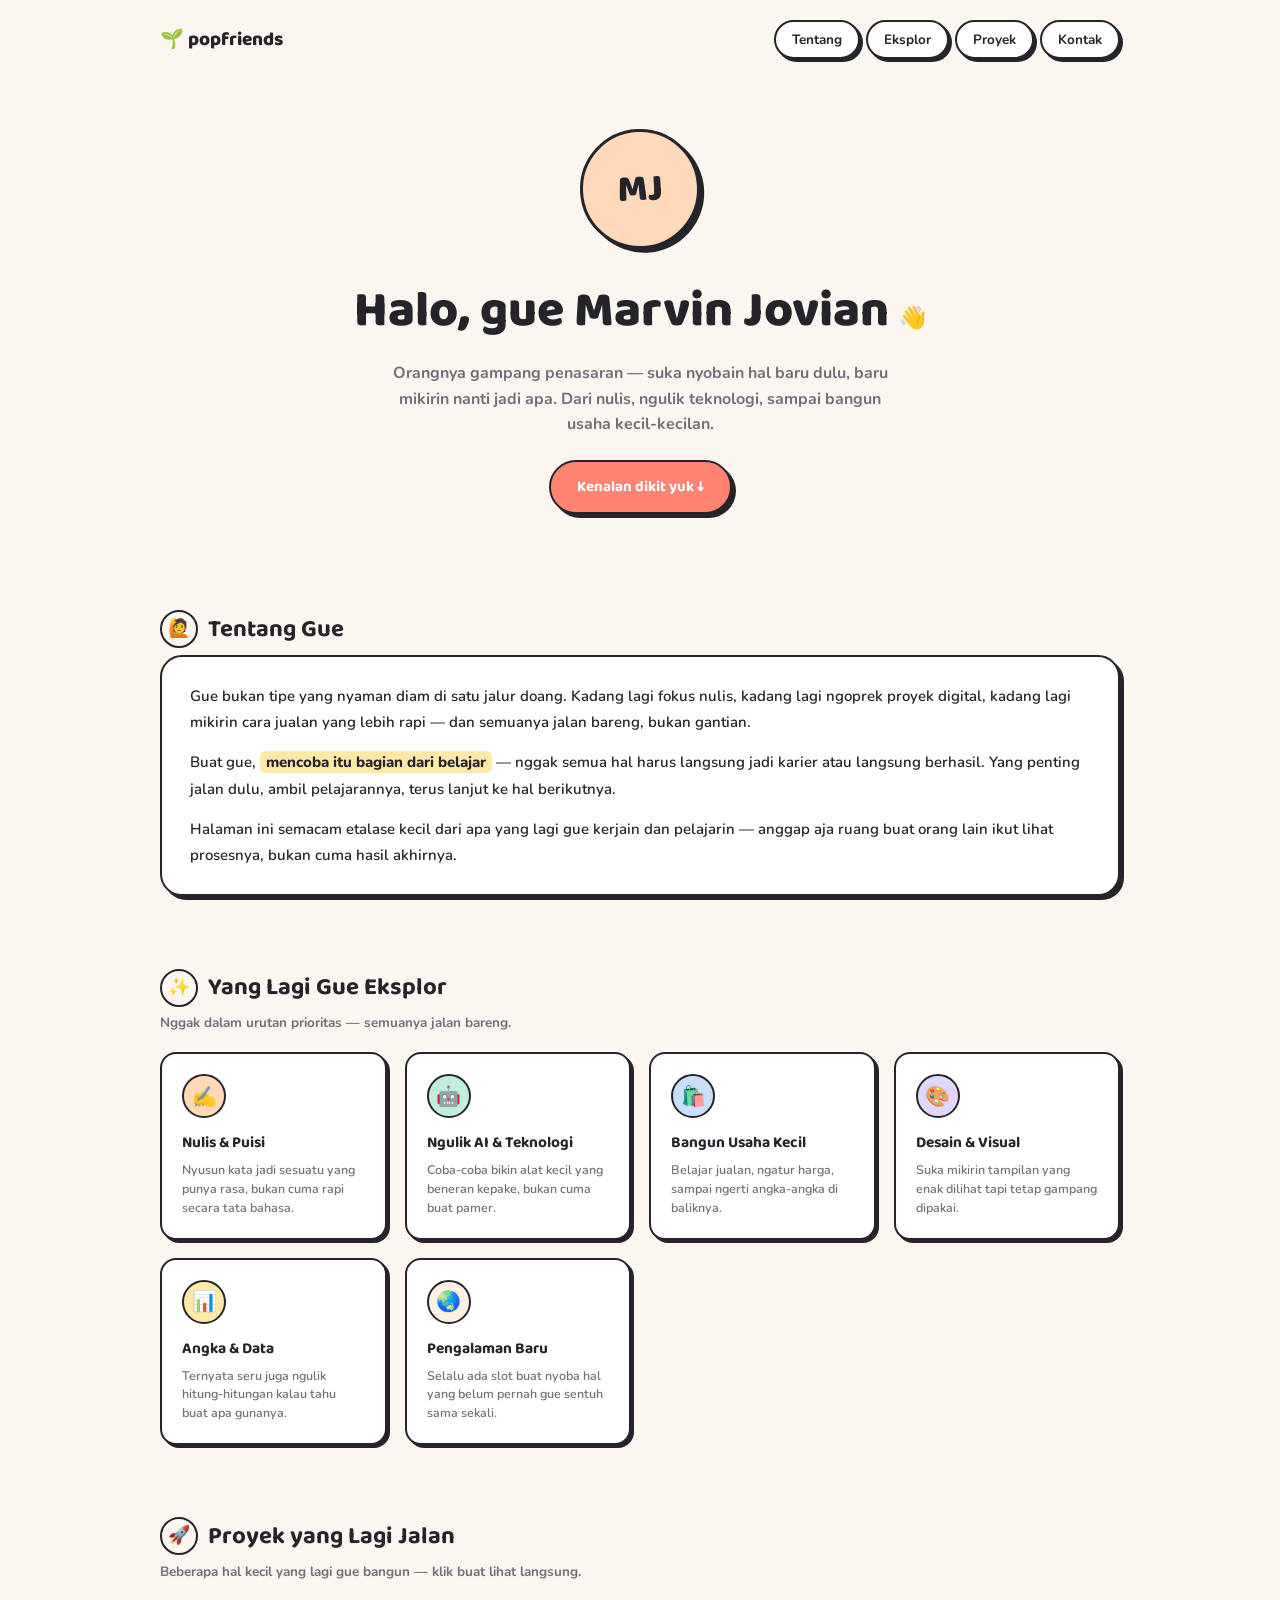
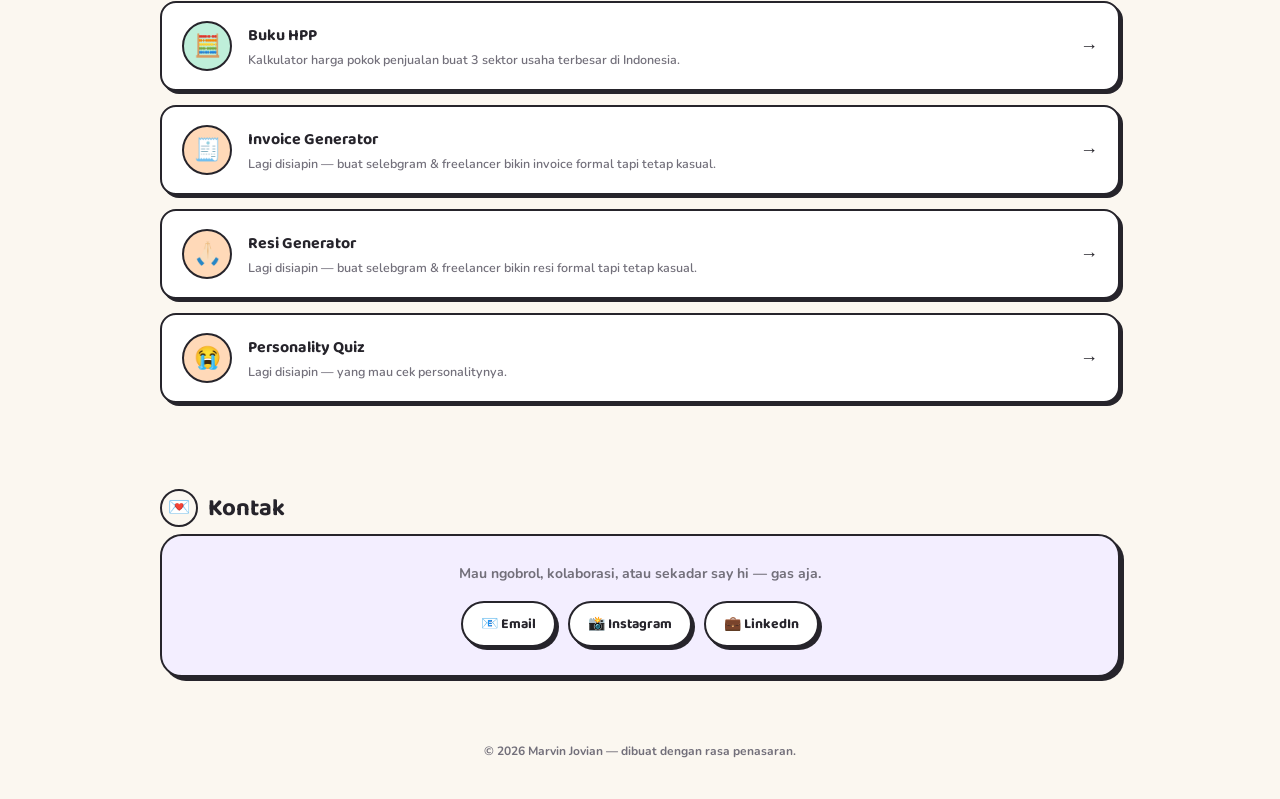
<file: index.html>
<!DOCTYPE html>
<html lang="id">
<head>
<meta charset="UTF-8">
<meta name="viewport" content="width=device-width, initial-scale=1.0">
<title>Marvin Jovian — Profil</title>
<link rel="preconnect" href="https://fonts.googleapis.com">
<link href="https://fonts.googleapis.com/css2?family=Baloo+2:wght@500;600;700;800&family=Nunito:wght@400;500;600;700;800&display=swap" rel="stylesheet">
<style>
  :root{
    --bg:#FBF7F0;
    --ink:#26242B;
    --ink-soft:#726F7A;
    --line:#26242B;
    --peach:#FFD9B8;
    --peach-soft:#FFF1E2;
    --mint:#BFEFDA;
    --mint-soft:#EAFAF3;
    --sky:#C9DFFC;
    --sky-soft:#EAF3FF;
    --lilac:#E1D6FB;
    --lilac-soft:#F3EEFF;
    --coral:#FF8471;
    --coral-dark:#E8654F;
    --yellow:#FFE9A8;
    --white:#FFFFFF;
    --r-lg:22px;
    --r-md:16px;
    --shadow: 4px 4px 0 var(--line);
    --shadow-sm: 3px 3px 0 var(--line);
  }
  *{ box-sizing:border-box; }
  html{ scroll-behavior:smooth; }
  html,body{ margin:0; padding:0; background:var(--bg); color:var(--ink); font-family:'Nunito', sans-serif; }
  h1,h2,h3{ font-family:'Baloo 2', sans-serif; }

  .wrap{ max-width:1000px; margin:0 auto; padding:0 20px; }

  /* ---------- nav ---------- */
  nav.top{
    display:flex; align-items:center; justify-content:space-between;
    padding:20px 0;
  }
  nav.top .brand{ font-family:'Baloo 2',sans-serif; font-weight:800; font-size:19px; }
  nav.top .links{ display:flex; gap:6px; }
  nav.top a{
    text-decoration:none; color:var(--ink); font-weight:700; font-size:13.5px;
    background:var(--white); border:2px solid var(--line); border-radius:999px;
    padding:8px 16px; box-shadow:var(--shadow-sm); transition:transform .1s;
  }
  nav.top a:hover{ transform:translateY(-2px); }

  /* ---------- hero ---------- */
  .hero{
    text-align:center; padding:50px 0 60px;
  }
  .avatar{
    width:120px; height:120px; border-radius:50%;
    background:var(--peach); border:3px solid var(--line);
    display:flex; align-items:center; justify-content:center;
    font-family:'Baloo 2',sans-serif; font-weight:800; font-size:38px;
    margin:0 auto 22px; box-shadow:var(--shadow);
    transform:rotate(-3deg);
  }
  .hero .wave{ font-size:22px; }
  .hero h1{ font-size:clamp(32px,6vw,50px); font-weight:800; margin:0 0 10px; }
  .hero .tagline{
    max-width:520px; margin:0 auto 22px; font-size:16px; font-weight:700;
    color:var(--ink-soft); line-height:1.6;
  }
  .hero .cta{
    display:inline-block; background:var(--coral); color:var(--white);
    border:2.5px solid var(--line); border-radius:999px; padding:13px 26px;
    font-family:'Baloo 2',sans-serif; font-weight:700; font-size:15px;
    text-decoration:none; box-shadow:var(--shadow); transition:transform .08s, box-shadow .08s;
  }
  .hero .cta:hover{ background:var(--coral-dark); }
  .hero .cta:active{ transform:translate(3px,3px); box-shadow:none; }

  /* ---------- section shell ---------- */
  section{ padding:36px 0; }
  section h2{
    font-size:24px; font-weight:700; margin:0 0 6px;
    display:flex; align-items:center; gap:10px;
  }
  section h2 .ic{
    width:38px; height:38px; border-radius:50%; border:2.5px solid var(--line);
    display:flex; align-items:center; justify-content:center; font-size:18px; flex-shrink:0;
  }
  section .lead{ color:var(--ink-soft); font-weight:700; font-size:13.5px; margin-bottom:20px; }

  /* ---------- about card ---------- */
  .about-card{
    background:var(--white); border:2.5px solid var(--line); border-radius:var(--r-lg);
    box-shadow:var(--shadow); padding:26px 28px; font-size:15px; line-height:1.75; font-weight:600;
  }
  .about-card p{ margin:0 0 14px; }
  .about-card p:last-child{ margin-bottom:0; }
  .about-card .highlight{
    background:var(--yellow); padding:1px 6px; border-radius:6px; font-weight:800;
  }

  /* ---------- interest grid ---------- */
  .grid3{ display:grid; grid-template-columns:repeat(auto-fit, minmax(200px,1fr)); gap:18px; }
  .int-card{
    background:var(--white); border:2.5px solid var(--line); border-radius:var(--r-md);
    box-shadow:var(--shadow-sm); padding:20px; transition:transform .1s;
  }
  .int-card:hover{ transform:translateY(-3px); }
  .int-card .ic{
    width:44px; height:44px; border-radius:50%; border:2px solid var(--line);
    display:flex; align-items:center; justify-content:center; font-size:20px; margin-bottom:12px;
  }
  .int-card h3{ font-size:15.5px; font-weight:700; margin:0 0 6px; }
  .int-card p{ font-size:12.5px; color:var(--ink-soft); font-weight:600; margin:0; line-height:1.5; }

  /* ---------- project cards ---------- */
  .proj-card{
    display:flex; align-items:center; gap:16px;
    background:var(--white); border:2.5px solid var(--line); border-radius:var(--r-md);
    box-shadow:var(--shadow-sm); padding:18px 20px; margin-bottom:14px;
    text-decoration:none; color:var(--ink); transition:transform .1s;
  }
  .proj-card:hover{ transform:translateX(4px); }
  .proj-card .ic{
    width:50px; height:50px; border-radius:50%; border:2.5px solid var(--line);
    display:flex; align-items:center; justify-content:center; font-size:22px; flex-shrink:0;
  }
  .proj-card .info h3{ margin:0 0 3px; font-size:16px; font-weight:700; }
  .proj-card .info p{ margin:0; font-size:12.5px; color:var(--ink-soft); font-weight:600; }
  .proj-card .arrow{ margin-left:auto; font-size:18px; flex-shrink:0; }
  .proj-note{
    font-size:11.5px; font-weight:700; color:var(--ink-soft); font-style:italic; margin-top:6px;
  }

  /* ---------- contact ---------- */
  .contact-card{
    background:var(--lilac-soft); border:2.5px solid var(--line); border-radius:var(--r-lg);
    box-shadow:var(--shadow); padding:28px; text-align:center;
  }
  .contact-card p{ font-weight:700; color:var(--ink-soft); margin:0 0 18px; font-size:14px; }
  .contact-row{ display:flex; gap:12px; justify-content:center; flex-wrap:wrap; }
  .contact-row a{
    display:inline-flex; align-items:center; gap:8px;
    background:var(--white); border:2.5px solid var(--line); border-radius:999px;
    padding:10px 18px; text-decoration:none; color:var(--ink);
    font-family:'Baloo 2',sans-serif; font-weight:700; font-size:14px;
    box-shadow:var(--shadow-sm); transition:transform .1s;
  }
  .contact-row a:hover{ transform:translateY(-2px); }

  footer{
    text-align:center; padding:30px 0 40px; color:var(--ink-soft);
    font-size:12px; font-weight:700;
  }

  @media (max-width:600px){
    nav.top .links{ display:none; }
  }
</style>
</head>
<body>

<div class="wrap">
  <nav class="top">
    <div class="brand">🌱 popfriends</div>
    <div class="links">
      <a href="#tentang">Tentang</a>
      <a href="#eksplor">Eksplor</a>
      <a href="#proyek">Proyek</a>
      <a href="#kontak">Kontak</a>
    </div>
  </nav>

  <div class="hero">
    <div class="avatar">MJ</div>
    <h1>Halo, gue Marvin Jovian <span class="wave">👋</span></h1>
    <p class="tagline">Orangnya gampang penasaran — suka nyobain hal baru dulu, baru mikirin nanti jadi apa. Dari nulis, ngulik teknologi, sampai bangun usaha kecil-kecilan.</p>
    <a href="#tentang" class="cta">Kenalan dikit yuk ↓</a>
  </div>

  <section id="tentang">
    <h2><span class="ic">🙋</span>Tentang Gue</h2>
    <div class="about-card">
      <p>Gue bukan tipe yang nyaman diam di satu jalur doang. Kadang lagi fokus nulis, kadang lagi ngoprek proyek digital, kadang lagi mikirin cara jualan yang lebih rapi — dan semuanya jalan bareng, bukan gantian.</p>
      <p>Buat gue, <span class="highlight">mencoba itu bagian dari belajar</span> — nggak semua hal harus langsung jadi karier atau langsung berhasil. Yang penting jalan dulu, ambil pelajarannya, terus lanjut ke hal berikutnya.</p>
      <p>Halaman ini semacam etalase kecil dari apa yang lagi gue kerjain dan pelajarin — anggap aja ruang buat orang lain ikut lihat prosesnya, bukan cuma hasil akhirnya.</p>
    </div>
  </section>

  <section id="eksplor">
    <h2><span class="ic">✨</span>Yang Lagi Gue Eksplor</h2>
    <div class="lead">Nggak dalam urutan prioritas — semuanya jalan bareng.</div>
    <div class="grid3">
      <div class="int-card">
        <div class="ic" style="background:var(--peach)">✍️</div>
        <h3>Nulis &amp; Puisi</h3>
        <p>Nyusun kata jadi sesuatu yang punya rasa, bukan cuma rapi secara tata bahasa.</p>
      </div>
      <div class="int-card">
        <div class="ic" style="background:var(--mint)">🤖</div>
        <h3>Ngulik AI &amp; Teknologi</h3>
        <p>Coba-coba bikin alat kecil yang beneran kepake, bukan cuma buat pamer.</p>
      </div>
      <div class="int-card">
        <div class="ic" style="background:var(--sky)">🛍️</div>
        <h3>Bangun Usaha Kecil</h3>
        <p>Belajar jualan, ngatur harga, sampai ngerti angka-angka di baliknya.</p>
      </div>
      <div class="int-card">
        <div class="ic" style="background:var(--lilac)">🎨</div>
        <h3>Desain &amp; Visual</h3>
        <p>Suka mikirin tampilan yang enak dilihat tapi tetap gampang dipakai.</p>
      </div>
      <div class="int-card">
        <div class="ic" style="background:var(--yellow)">📊</div>
        <h3>Angka &amp; Data</h3>
        <p>Ternyata seru juga ngulik hitung-hitungan kalau tahu buat apa gunanya.</p>
      </div>
      <div class="int-card">
        <div class="ic" style="background:var(--peach-soft)">🌏</div>
        <h3>Pengalaman Baru</h3>
        <p>Selalu ada slot buat nyoba hal yang belum pernah gue sentuh sama sekali.</p>
      </div>
    </div>
  </section>

  <section id="proyek">
    <h2><span class="ic">🚀</span>Proyek yang Lagi Jalan</h2>
    <div class="lead">Beberapa hal kecil yang lagi gue bangun — klik buat lihat langsung.</div>

    <a href="hpp/" class="proj-card">
      <div class="ic" style="background:var(--mint)">🧮</div>
      <div class="info">
        <h3>Buku HPP</h3>
        <p>Kalkulator harga pokok penjualan buat 3 sektor usaha terbesar di Indonesia.</p>
      </div>
      <span class="arrow">→</span>
    </a>

    <a href="invoice/" class="proj-card">
      <div class="ic" style="background:var(--peach)">🧾</div>
      <div class="info">
        <h3>Invoice Generator</h3>
        <p>Lagi disiapin — buat selebgram &amp; freelancer bikin invoice formal tapi tetap kasual.</p>
      </div>
      <span class="arrow">→</span>
    </a>
    <a href="resi/" class="proj-card">
      <div class="ic" style="background:var(--peach)">🙏🏻</div>
      <div class="info">
        <h3>Resi Generator</h3>
        <p>Lagi disiapin — buat selebgram &amp; freelancer bikin resi formal tapi tetap kasual.</p>
      </div>
      <span class="arrow">→</span>
    </a>
    <a href="personalityQuiz/" class="proj-card">
      <div class="ic" style="background:var(--peach)">😭</div>
      <div class="info">
        <h3>Personality Quiz</h3>
        <p>Lagi disiapin — yang mau cek personalitynya.</p>
      </div>
      <span class="arrow">→</span>
    </a>
    
    
  </section>

  <section id="kontak">
    <h2><span class="ic">💌</span>Kontak</h2>
    <div class="contact-card">
      <p>Mau ngobrol, kolaborasi, atau sekadar say hi — gas aja.</p>
      <div class="contact-row">
        <a href="mailto:hello@popfriends.id">📧 Email</a>
        <a href="#">📸 Instagram</a>
        <a href="#">💼 LinkedIn</a>
      </div>
    </div>
  </section>

  <footer>
    © 2026 Marvin Jovian — dibuat dengan rasa penasaran.
  </footer>
</div>

</body>
</html>
</file>
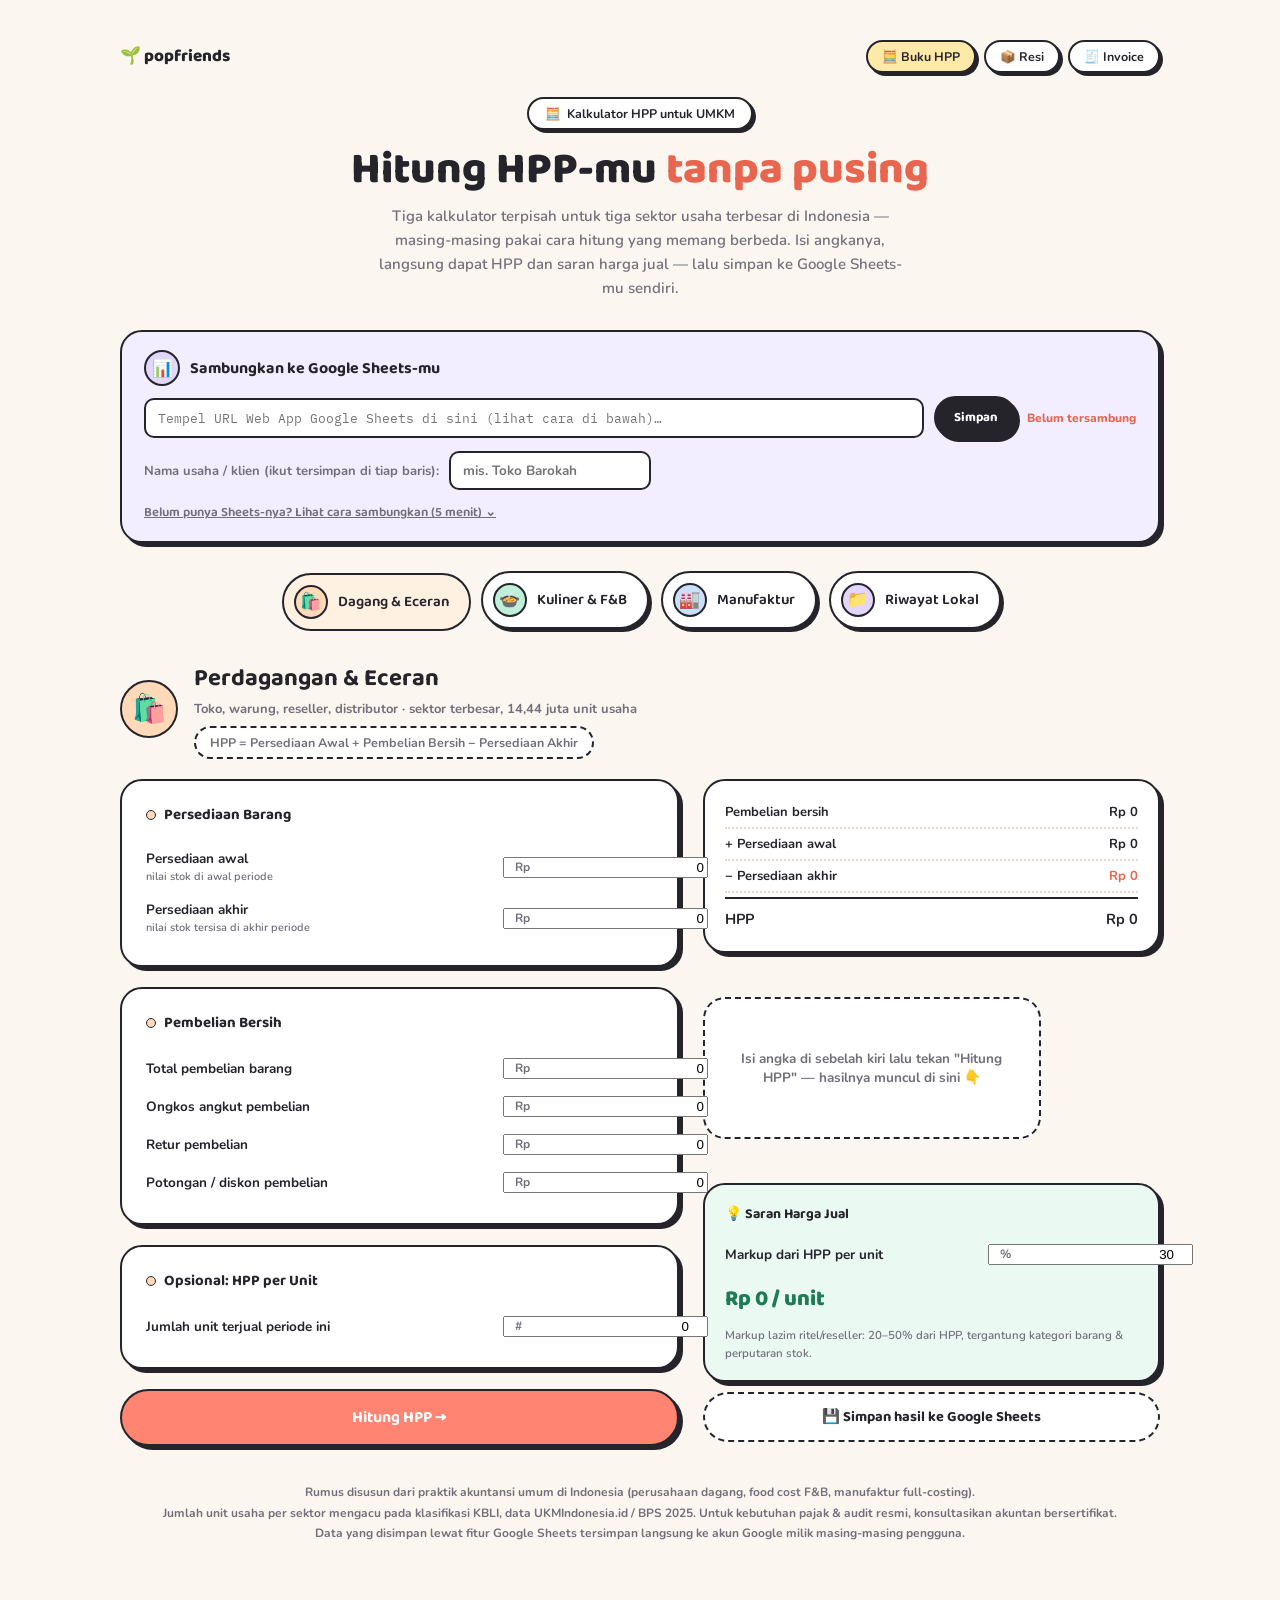
<file: hpp/index.html>
<!DOCTYPE html>
<html lang="id">
<head>
<meta charset="UTF-8">
<meta name="viewport" content="width=device-width, initial-scale=1.0">
<title>Kalkulator HPP — 3 Sektor Usaha Terbesar Indonesia</title>
<link rel="preconnect" href="https://fonts.googleapis.com">
<link href="https://fonts.googleapis.com/css2?family=Baloo+2:wght@500;600;700;800&family=Nunito:wght@400;500;600;700;800&family=IBM+Plex+Mono:wght@400;500&display=swap" rel="stylesheet">
<link rel="stylesheet" href="../shared/theme.css">
<link rel="stylesheet" href="hpp.css">
</head>
<body>

<div class="wrap">
  <nav class="pf-nav">
    <a href="../" class="brand">🌱 popfriends</a>
    <div class="links">
      <a href="../hpp/" class="active">🧮 Buku HPP</a>
      <a href="../resi/">📦 Resi</a>
      <a href="../invoice/">🧾 Invoice</a>
    </div>
  </nav>

  <header class="top">
    <div class="badge">🧮 &nbsp;Kalkulator HPP untuk UMKM</div>
    <h1>Hitung HPP-mu <span class="pop">tanpa pusing</span></h1>
    <p>Tiga kalkulator terpisah untuk tiga sektor usaha terbesar di Indonesia — masing-masing pakai cara hitung yang memang berbeda. Isi angkanya, langsung dapat HPP dan saran harga jual — lalu simpan ke Google Sheets-mu sendiri.</p>
  </header>

  <div class="sheets-panel">
    <div class="sheets-head">
      <div class="ic">📊</div>
      <h3>Sambungkan ke Google Sheets-mu</h3>
    </div>
    <div class="sheets-row">
      <input type="text" id="sheet-url" placeholder="Tempel URL Web App Google Sheets di sini (lihat cara di bawah)…">
      <button class="mini-btn" onclick="app.saveSheetUrl()">Simpan</button>
      <span class="sheet-status" id="sheet-status">Belum tersambung</span>
    </div>
    <div class="nama-row">
      <label>Nama usaha / klien (ikut tersimpan di tiap baris):</label>
      <input type="text" id="nama-usaha" placeholder="mis. Toko Barokah">
    </div>
    <button class="link-toggle" onclick="app.toggleGuide()" id="guide-toggle">Belum punya Sheets-nya? Lihat cara sambungkan (5 menit) ⌄</button>
    <div class="guide" id="guide" style="display:none">
      <ol>
        <li>Buat <strong>Google Sheet baru</strong> di Google Drive-mu.</li>
        <li>Buka menu <code>Extensions</code> → <code>Apps Script</code>.</li>
        <li>Hapus semua kode yang ada, lalu tempel kode di bawah ini (tombol salin di kanan atas).</li>
        <li>Klik <code>Deploy</code> → <code>New deployment</code> → pilih tipe <code>Web app</code>. Isi <em>Execute as</em>: <strong>Me</strong>, dan <em>Who has access</em>: <strong>Anyone</strong>. Klik <code>Deploy</code>.</li>
        <li>Salin <strong>Web app URL</strong> yang muncul, tempel di kotak di atas, lalu klik <em>Simpan</em>.</li>
        <li>Kembali ke Sheets-nya, refresh halaman — akan muncul menu baru <strong>📊 Buku HPP</strong>. Klik <strong>🎨 Setup Template Otomatis</strong> untuk memberi warna header otomatis.</li>
        <li>Untuk grafik tren HPP: blok kolom <code>waktu</code> dan kolom HPP → <code>Insert</code> → <code>Chart</code>.</li>
      </ol>
      <div class="code-box">
        <button class="copy-btn" onclick="app.copyCode()">📋 Salin kode</button>
        <pre id="gs-code">function onOpen() {
  SpreadsheetApp.getUi()
    .createMenu('📊 Buku HPP')
    .addItem('🎨 Setup Template Otomatis', 'setupTemplate')
    .addToUi();
}

function setupTemplate() {
  var ss = SpreadsheetApp.getActiveSpreadsheet();
  var sektor = {
    'Dagang': '#FFD9B8',
    'Kuliner': '#BFEFDA',
    'Manufaktur': '#C9DFFC'
  };
  Object.keys(sektor).forEach(function (nama) {
    var sheet = ss.getSheetByName(nama);
    if (!sheet) sheet = ss.insertSheet(nama);
    formatSheet(sheet, sektor[nama]);
  });
  SpreadsheetApp.getUi().alert(
    'Template siap! 3 tab (Dagang, Kuliner, Manufaktur) sudah diformat.\\n\\n' +
    'Untuk grafik tren HPP: blok kolom waktu + kolom HPP, lalu Insert > Chart.'
  );
}

function formatSheet(sheet, warna) {
  var lastCol = Math.max(sheet.getLastColumn(), 1);
  if (sheet.getLastRow() > 0) {
    var header = sheet.getRange(1, 1, 1, lastCol);
    header.setBackground(warna).setFontWeight('bold').setHorizontalAlignment('center');
  }
  sheet.setFrozenRows(1);
  sheet.autoResizeColumns(1, Math.max(lastCol, 10));
}

function doPost(e) {
  try {
    var data = JSON.parse(e.postData.contents);
    var ss = SpreadsheetApp.getActiveSpreadsheet();
    var sheetName = data.sektor || 'Riwayat';
    var sheet = ss.getSheetByName(sheetName);
    if (!sheet) sheet = ss.insertSheet(sheetName);
    if (sheet.getLastRow() === 0) sheet.appendRow(Object.keys(data));
    var headers = sheet.getRange(1, 1, 1, sheet.getLastColumn()).getValues()[0];
    var row = headers.map(function(h) { return data[h] !== undefined ? data[h] : ''; });
    sheet.appendRow(row);
    return ContentService.createTextOutput(JSON.stringify({status: 'ok'}))
      .setMimeType(ContentService.MimeType.JSON);
  } catch (err) {
    return ContentService.createTextOutput(JSON.stringify({status: 'error', message: String(err)}))
      .setMimeType(ContentService.MimeType.JSON);
  }
}

function doGet(e) {
  return ContentService.createTextOutput('Buku HPP Sheets Endpoint aktif ✅');
}</pre>
      </div>
      <p style="margin-top:10px; font-size:12.5px;">Data tersimpan langsung ke akun Google-mu sendiri — tidak lewat server pihak ketiga mana pun.</p>
    </div>
  </div>

  <nav class="pill-nav">
    <button class="pill-btn active" data-c="peach" onclick="app.showPage('page-dagang', this)">
      <span class="icon">🛍️</span> Dagang &amp; Eceran
    </button>
    <button class="pill-btn" data-c="mint" onclick="app.showPage('page-kuliner', this)">
      <span class="icon">🍲</span> Kuliner &amp; F&amp;B
    </button>
    <button class="pill-btn" data-c="sky" onclick="app.showPage('page-manufaktur', this)">
      <span class="icon">🏭</span> Manufaktur
    </button>
    <button class="pill-btn" data-c="lilac" onclick="app.showPage('page-riwayat', this)">
      <span class="icon">📁</span> Riwayat Lokal
    </button>
  </nav>

  <!-- ============ SEKTOR 1: DAGANG ============ -->
  <section class="tab-page active" id="page-dagang">
    <div class="sector-intro">
      <div class="big-icon" style="background:var(--peach)">🛍️</div>
      <div>
        <h2>Perdagangan &amp; Eceran</h2>
        <div class="meta">Toko, warung, reseller, distributor · sektor terbesar, 14,44 juta unit usaha</div>
        <div class="formula-chip">HPP = Persediaan Awal + Pembelian Bersih − Persediaan Akhir</div>
      </div>
    </div>

    <div class="grid-2col">
      <div>
        <div class="card">
          <h3><span class="dot" style="background:var(--peach)"></span>Persediaan Barang</h3>
          <div class="row-inline">
            <label>Persediaan awal<span class="hint">nilai stok di awal periode</span></label>
            <div class="rp-wrap"><span class="prefix">Rp</span><input class="rp-input" data-k="dg_awal" type="text" value="0"></div>
          </div>
          <div class="row-inline">
            <label>Persediaan akhir<span class="hint">nilai stok tersisa di akhir periode</span></label>
            <div class="rp-wrap"><span class="prefix">Rp</span><input class="rp-input" data-k="dg_akhir" type="text" value="0"></div>
          </div>
        </div>

        <div class="card">
          <h3><span class="dot" style="background:var(--peach)"></span>Pembelian Bersih</h3>
          <div class="row-inline">
            <label>Total pembelian barang</label>
            <div class="rp-wrap"><span class="prefix">Rp</span><input class="rp-input" data-k="dg_pembelian" type="text" value="0"></div>
          </div>
          <div class="row-inline">
            <label>Ongkos angkut pembelian</label>
            <div class="rp-wrap"><span class="prefix">Rp</span><input class="rp-input" data-k="dg_ongkos" type="text" value="0"></div>
          </div>
          <div class="row-inline">
            <label>Retur pembelian</label>
            <div class="rp-wrap"><span class="prefix">Rp</span><input class="rp-input" data-k="dg_retur" type="text" value="0"></div>
          </div>
          <div class="row-inline">
            <label>Potongan / diskon pembelian</label>
            <div class="rp-wrap"><span class="prefix">Rp</span><input class="rp-input" data-k="dg_potongan" type="text" value="0"></div>
          </div>
        </div>

        <div class="card">
          <h3><span class="dot" style="background:var(--peach)"></span>Opsional: HPP per Unit</h3>
          <div class="row-inline">
            <label>Jumlah unit terjual periode ini</label>
            <div class="rp-wrap"><span class="prefix">#</span><input type="number" min="0" data-k="dg_unit" value="0"></div>
          </div>
        </div>

        <button class="btn-primary" onclick="app.hitungDagang()">Hitung HPP →</button>
      </div>

      <div>
        <div class="summary-card">
          <div class="row"><span>Pembelian bersih</span><span id="dg-pb">Rp 0</span></div>
          <div class="row"><span>+ Persediaan awal</span><span id="dg-awal-o">Rp 0</span></div>
          <div class="row"><span>− Persediaan akhir</span><span class="neg" id="dg-akhir-o">Rp 0</span></div>
          <div class="row total"><span>HPP</span><span id="dg-hpp-o">Rp 0</span></div>
        </div>

        <div class="tag-area">
          <div class="preview-placeholder" id="dg-placeholder">Isi angka di sebelah kiri lalu tekan "Hitung HPP" — hasilnya muncul di sini 👇</div>
          <div class="result-tag" id="dg-stamp">
            <div class="label">HPP Periode Ini</div>
            <div class="value" id="dg-stamp-val">Rp 0</div>
            <div class="sub" id="dg-stamp-sub">per unit: Rp 0</div>
          </div>
        </div>

        <div class="suggest-card">
          <h4>💡 Saran Harga Jual</h4>
          <div class="row-inline">
            <label>Markup dari HPP per unit</label>
            <div class="rp-wrap"><span class="prefix">%</span><input class="pct" type="number" min="0" data-k="dg_markup" value="30"></div>
          </div>
          <div class="suggest-result" id="dg-jual">Rp 0 / unit</div>
          <div class="suggest-benchmark">Markup lazim ritel/reseller: 20–50% dari HPP, tergantung kategori barang &amp; perputaran stok.</div>
        </div>

        <button class="save-btn" onclick="app.simpanDagang()">💾 Simpan hasil ke Google Sheets</button>
      </div>
    </div>
  </section>

  <!-- ============ SEKTOR 2: KULINER ============ -->
  <section class="tab-page" id="page-kuliner">
    <div class="sector-intro">
      <div class="big-icon" style="background:var(--mint)">🍲</div>
      <div>
        <h2>Kuliner &amp; Akomodasi (F&amp;B)</h2>
        <div class="meta">Warung makan, kafe, katering, minuman kekinian · 6,41 juta unit usaha</div>
        <div class="formula-chip">HPP per Porsi = (Bahan Baku + Tenaga Kerja + Overhead) ÷ Jumlah Porsi</div>
      </div>
    </div>

    <div class="grid-2col">
      <div>
        <div class="card">
          <h3><span class="dot" style="background:var(--mint)"></span>Bahan Baku per Resep / Batch</h3>
          <div class="ing-caption">Pilih satuan sesuai jenis bahan (berat/volume/pcs) — Isi Beli &amp; Dipakai otomatis dikonversi kalau satuannya beda tapi sejenis (mis. kg ↔ gram).</div>
          <div id="ing-list"></div>
          <button class="btn-dashed" onclick="app.addIngredientRow()">+ Tambah bahan</button>
        </div>

        <div class="card">
          <h3><span class="dot" style="background:var(--mint)"></span>Tenaga Kerja &amp; Overhead</h3>
          <div class="row-inline">
            <label>Tenaga kerja langsung (per batch/resep)</label>
            <div class="rp-wrap"><span class="prefix">Rp</span><input class="rp-input" data-k="kl_tenaga" type="text" value="0"></div>
          </div>
          <div class="row-inline">
            <label>Overhead — gas, listrik, air, kemasan</label>
            <div class="rp-wrap"><span class="prefix">Rp</span><input class="rp-input" data-k="kl_overhead" type="text" value="0"></div>
          </div>
          <div class="row-inline">
            <label>Jumlah porsi dihasilkan batch ini</label>
            <div class="rp-wrap"><span class="prefix">#</span><input type="number" min="1" data-k="kl_porsi" value="1"></div>
          </div>
        </div>

        <button class="btn-primary" onclick="app.hitungKuliner()">Hitung HPP →</button>
      </div>

      <div>
        <div class="summary-card">
          <div class="row"><span>Total biaya bahan baku</span><span id="kl-bahan">Rp 0</span></div>
          <div class="row"><span>+ Tenaga kerja langsung</span><span id="kl-tenaga-o">Rp 0</span></div>
          <div class="row"><span>+ Overhead</span><span id="kl-overhead-o">Rp 0</span></div>
          <div class="row total"><span>Total biaya batch</span><span id="kl-total-o">Rp 0</span></div>
        </div>

        <div class="tag-area">
          <div class="preview-placeholder" id="kl-placeholder">Tambahkan bahan, isi tenaga kerja &amp; overhead, lalu hitung 👇</div>
          <div class="result-tag" id="kl-stamp" style="background:var(--mint)">
            <div class="label">HPP per Porsi</div>
            <div class="value" id="kl-stamp-val">Rp 0</div>
            <div class="sub" id="kl-stamp-sub">dari 1 porsi</div>
          </div>
        </div>

        <div class="suggest-card">
          <h4>💡 Saran Harga Jual</h4>
          <div class="row-inline">
            <label>Target food cost</label>
            <div class="rp-wrap"><span class="prefix">%</span><input class="pct" type="number" min="1" max="90" data-k="kl_fc" value="35"></div>
          </div>
          <div class="suggest-result" id="kl-jual">Rp 0 / porsi</div>
          <div class="suggest-benchmark">Food cost aman: makanan 25–38%, minuman 15–25%, warung/UMKM rumahan 40–50%, katering 35–45%.</div>
        </div>

        <button class="save-btn" onclick="app.simpanKuliner()">💾 Simpan hasil ke Google Sheets</button>
      </div>
    </div>
  </section>

  <!-- ============ SEKTOR 3: MANUFAKTUR ============ -->
  <section class="tab-page" id="page-manufaktur">
    <div class="sector-intro">
      <div class="big-icon" style="background:var(--sky)">🏭</div>
      <div>
        <h2>Industri Pengolahan (Manufaktur)</h2>
        <div class="meta">Konveksi, produsen kemasan, kerajinan, furnitur · 4,17 juta unit usaha</div>
        <div class="formula-chip">HPP = Harga Pokok Produksi + Barang Jadi Awal − Barang Jadi Akhir</div>
      </div>
    </div>

    <div class="grid-2col">
      <div>
        <div class="card">
          <h3><span class="dot" style="background:var(--sky)"></span>Bahan Baku Terpakai</h3>
          <div class="row-inline">
            <label>Persediaan awal bahan baku</label>
            <div class="rp-wrap"><span class="prefix">Rp</span><input class="rp-input" data-k="mf_bb_awal" type="text" value="0"></div>
          </div>
          <div class="row-inline">
            <label>Pembelian bahan baku</label>
            <div class="rp-wrap"><span class="prefix">Rp</span><input class="rp-input" data-k="mf_bb_beli" type="text" value="0"></div>
          </div>
          <div class="row-inline">
            <label>Persediaan akhir bahan baku</label>
            <div class="rp-wrap"><span class="prefix">Rp</span><input class="rp-input" data-k="mf_bb_akhir" type="text" value="0"></div>
          </div>
        </div>

        <div class="card">
          <h3><span class="dot" style="background:var(--sky)"></span>Biaya Produksi Lain</h3>
          <div class="row-inline">
            <label>Biaya tenaga kerja langsung (BTKL)</label>
            <div class="rp-wrap"><span class="prefix">Rp</span><input class="rp-input" data-k="mf_btkl" type="text" value="0"></div>
          </div>
          <div class="row-inline">
            <label>Biaya overhead pabrik (BOP)</label>
            <div class="rp-wrap"><span class="prefix">Rp</span><input class="rp-input" data-k="mf_bop" type="text" value="0"></div>
          </div>
        </div>

        <div class="card">
          <h3><span class="dot" style="background:var(--sky)"></span>Barang Dalam Proses</h3>
          <div class="row-inline">
            <label>Barang dalam proses — awal</label>
            <div class="rp-wrap"><span class="prefix">Rp</span><input class="rp-input" data-k="mf_bdp_awal" type="text" value="0"></div>
          </div>
          <div class="row-inline">
            <label>Barang dalam proses — akhir</label>
            <div class="rp-wrap"><span class="prefix">Rp</span><input class="rp-input" data-k="mf_bdp_akhir" type="text" value="0"></div>
          </div>
        </div>

        <div class="card">
          <h3><span class="dot" style="background:var(--sky)"></span>Barang Jadi</h3>
          <div class="row-inline">
            <label>Barang jadi — awal</label>
            <div class="rp-wrap"><span class="prefix">Rp</span><input class="rp-input" data-k="mf_bj_awal" type="text" value="0"></div>
          </div>
          <div class="row-inline">
            <label>Barang jadi — akhir</label>
            <div class="rp-wrap"><span class="prefix">Rp</span><input class="rp-input" data-k="mf_bj_akhir" type="text" value="0"></div>
          </div>
          <div class="row-inline">
            <label>Jumlah unit diproduksi</label>
            <div class="rp-wrap"><span class="prefix">#</span><input type="number" min="0" data-k="mf_unit" value="0"></div>
          </div>
        </div>

        <button class="btn-primary" onclick="app.hitungManufaktur()">Hitung HPP →</button>
      </div>

      <div>
        <div class="summary-card">
          <div class="row"><span>Bahan baku terpakai</span><span id="mf-bb-o">Rp 0</span></div>
          <div class="row"><span>+ BTKL</span><span id="mf-btkl-o">Rp 0</span></div>
          <div class="row"><span>+ BOP</span><span id="mf-bop-o">Rp 0</span></div>
          <div class="row total"><span>Total biaya produksi</span><span id="mf-tbp-o">Rp 0</span></div>
          <div class="row" style="border-top:2px solid var(--line); margin-top:6px; padding-top:8px;"><span>Harga pokok produksi</span><span id="mf-hpprod-o">Rp 0</span></div>
        </div>

        <div class="tag-area">
          <div class="preview-placeholder" id="mf-placeholder">Isi komponen produksi di sebelah kiri, lalu hitung 👇</div>
          <div class="result-tag" id="mf-stamp" style="background:var(--sky)">
            <div class="label">HPP Periode Ini</div>
            <div class="value" id="mf-stamp-val">Rp 0</div>
            <div class="sub" id="mf-stamp-sub">per unit: Rp 0</div>
          </div>
        </div>

        <div class="suggest-card">
          <h4>💡 Saran Harga Jual</h4>
          <div class="row-inline">
            <label>Markup dari HPP per unit</label>
            <div class="rp-wrap"><span class="prefix">%</span><input class="pct" type="number" min="0" data-k="mf_markup" value="35"></div>
          </div>
          <div class="suggest-result" id="mf-jual">Rp 0 / unit</div>
          <div class="suggest-benchmark">Markup lazim manufaktur/konveksi skala UMKM: 30–60%, tergantung kompleksitas produk &amp; volume.</div>
        </div>

        <button class="save-btn" onclick="app.simpanManufaktur()">💾 Simpan hasil ke Google Sheets</button>
      </div>
    </div>
  </section>

  <!-- ============ RIWAYAT LOKAL ============ -->
  <section class="tab-page" id="page-riwayat">
    <div class="sector-intro">
      <div class="big-icon" style="background:var(--lilac)">📁</div>
      <div>
        <h2>Riwayat &amp; Backup Lokal</h2>
        <div class="meta">Tersimpan di browser ini saja — tidak perlu Google Sheets untuk mulai memakainya.</div>
        <div class="formula-chip">Setiap "💾 Simpan hasil" otomatis tercatat di sini juga</div>
      </div>
    </div>

    <div class="card">
      <div class="hist-actions">
        <button class="file-btn" onclick="app.exportCSV()">⬇️ Unduh CSV</button>
        <label class="file-btn">
          ⬆️ Impor CSV
          <input type="file" accept=".csv" style="display:none" onchange="app.importCSV(this.files[0]); this.value='';">
        </label>
        <button class="file-btn danger" onclick="app.clearHistory()">🗑️ Hapus Semua</button>
      </div>
      <div id="history-table"></div>
    </div>
  </section>

  <footer class="pf-footer">
    Rumus disusun dari praktik akuntansi umum di Indonesia (perusahaan dagang, food cost F&amp;B, manufaktur full-costing).<br>
    Jumlah unit usaha per sektor mengacu pada klasifikasi KBLI, data UKMIndonesia.id / BPS 2025. Untuk kebutuhan pajak &amp; audit resmi, konsultasikan akuntan bersertifikat.<br>
    Data yang disimpan lewat fitur Google Sheets tersimpan langsung ke akun Google milik masing-masing pengguna.
  </footer>
</div>

<div class="pf-toast" id="pf-toast"></div>

<script src="../shared/utils.js"></script>
<script src="hpp.js"></script>
</body>
</html>
</file>
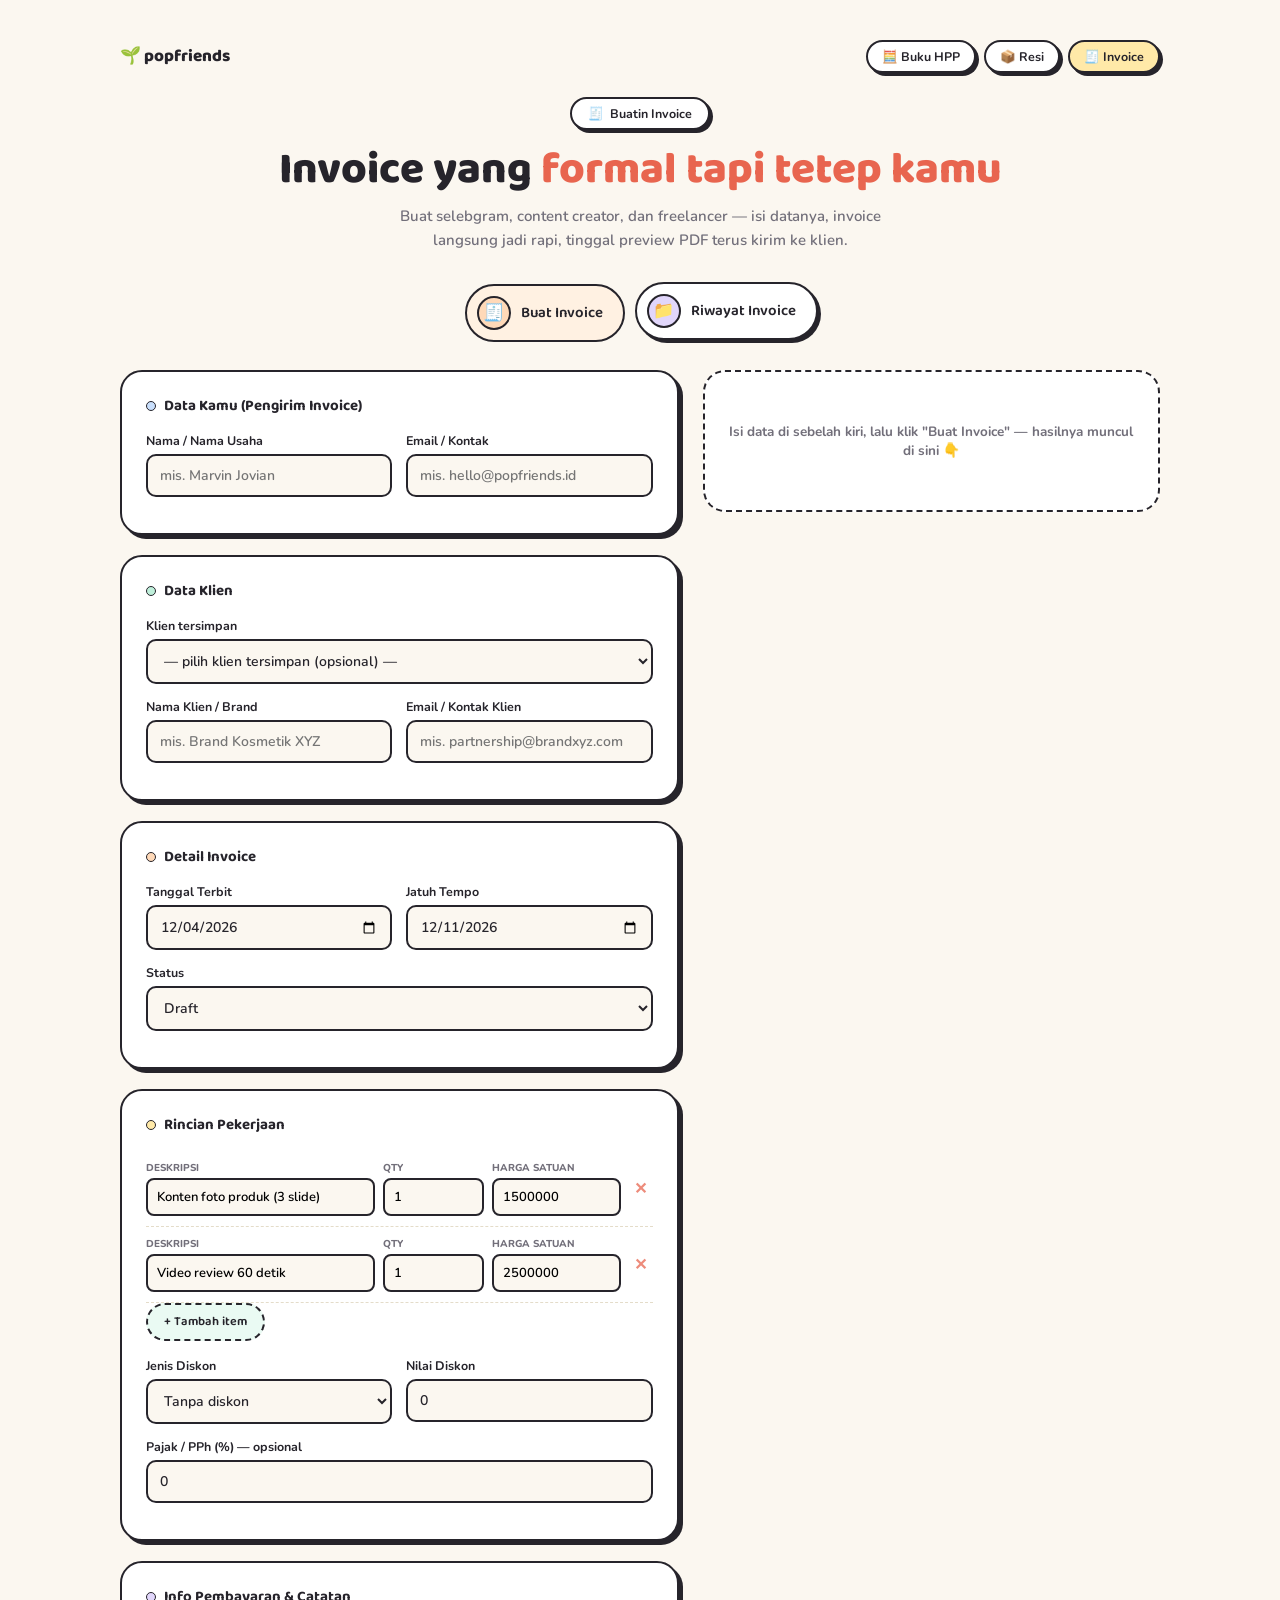
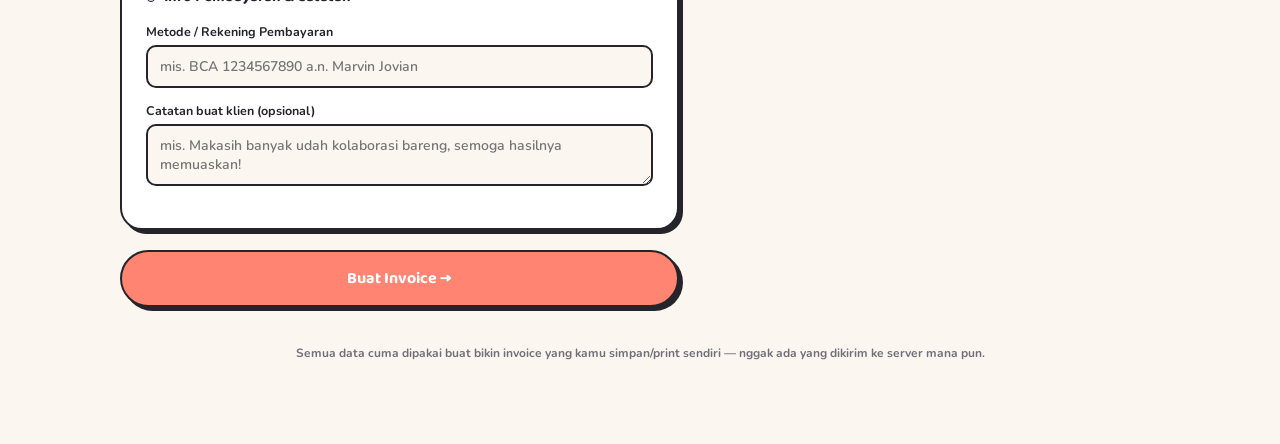
<file: invoice/index.html>
<!DOCTYPE html>
<html lang="id">
<head>
<meta charset="UTF-8">
<meta name="viewport" content="width=device-width, initial-scale=1.0">
<title>Buatin Invoice — Generator Invoice buat Selebgram &amp; Freelancer</title>
<link rel="preconnect" href="https://fonts.googleapis.com">
<link href="https://fonts.googleapis.com/css2?family=Baloo+2:wght@500;600;700;800&family=Nunito:wght@400;500;600;700;800&family=IBM+Plex+Mono:wght@500&display=swap" rel="stylesheet">
<link rel="stylesheet" href="../shared/theme.css">
<link rel="stylesheet" href="invoice.css">
</head>
<body>

<div class="wrap">
  <nav class="pf-nav">
    <a href="../" class="brand">🌱 popfriends</a>
    <div class="links">
      <a href="../hpp/">🧮 Buku HPP</a>
      <a href="../resi/">📦 Resi</a>
      <a href="../invoice/" class="active">🧾 Invoice</a>
    </div>
  </nav>

  <header class="top">
    <div class="badge">🧾 &nbsp;Buatin Invoice</div>
    <h1>Invoice yang <span class="pop">formal tapi tetep kamu</span></h1>
    <p>Buat selebgram, content creator, dan freelancer — isi datanya, invoice langsung jadi rapi, tinggal preview PDF terus kirim ke klien.</p>
  </header>

  <nav class="pill-nav">
    <button class="pill-btn active" data-c="peach" data-tab="buat" onclick="app.showTab('tab-buat', this)">
      <span class="icon">🧾</span> Buat Invoice
    </button>
    <button class="pill-btn" data-c="lilac" data-tab="riwayat" onclick="app.showTab('tab-riwayat', this)">
      <span class="icon">📁</span> Riwayat Invoice
    </button>
  </nav>

  <!-- ============ TAB: BUAT INVOICE ============ -->
  <section class="tab-page active" id="tab-buat">
    <div class="grid-2col">
      <div>
        <div class="card">
          <h3><span class="dot" style="background:var(--sky)"></span>Data Kamu (Pengirim Invoice)</h3>
          <div class="two-col">
            <div class="field"><label>Nama / Nama Usaha</label><input type="text" id="iv-nama-dari" placeholder="mis. Marvin Jovian"></div>
            <div class="field"><label>Email / Kontak</label><input type="text" id="iv-kontak-dari" placeholder="mis. hello@popfriends.id"></div>
          </div>
        </div>

        <div class="card">
          <h3><span class="dot" style="background:var(--mint)"></span>Data Klien</h3>
          <div class="field">
            <label>Klien tersimpan</label>
            <select id="iv-klien-tersimpan" onchange="app.pilihKlienTersimpan(this.value)">
              <option value="">— pilih klien tersimpan (opsional) —</option>
            </select>
          </div>
          <div class="two-col">
            <div class="field"><label>Nama Klien / Brand</label><input type="text" id="iv-nama-klien" placeholder="mis. Brand Kosmetik XYZ"></div>
            <div class="field"><label>Email / Kontak Klien</label><input type="text" id="iv-kontak-klien" placeholder="mis. partnership@brandxyz.com"></div>
          </div>
        </div>

        <div class="card">
          <h3><span class="dot" style="background:var(--peach)"></span>Detail Invoice</h3>
          <div class="two-col">
            <div class="field"><label>Tanggal Terbit</label><input type="date" id="iv-tgl-terbit"></div>
            <div class="field"><label>Jatuh Tempo</label><input type="date" id="iv-tgl-jatuh-tempo"></div>
          </div>
          <div class="field">
            <label>Status</label>
            <select id="iv-status">
              <option value="Draft">Draft</option>
              <option value="Terkirim">Terkirim</option>
              <option value="Lunas">Lunas</option>
              <option value="Jatuh Tempo">Jatuh Tempo</option>
            </select>
          </div>
        </div>

        <div class="card">
          <h3><span class="dot" style="background:var(--yellow)"></span>Rincian Pekerjaan</h3>
          <div id="item-list"></div>
          <button class="btn-dashed" onclick="ItemRowBuilder.add()">+ Tambah item</button>

          <div class="two-col" style="margin-top:16px;">
            <div class="field">
              <label>Jenis Diskon</label>
              <select id="iv-diskon-tipe">
                <option value="none">Tanpa diskon</option>
                <option value="percent">Persen (%)</option>
                <option value="fixed">Potongan tetap (Rp)</option>
              </select>
            </div>
            <div class="field">
              <label>Nilai Diskon</label>
              <input type="number" id="iv-diskon-nilai" min="0" value="0">
            </div>
          </div>
          <div class="field">
            <label>Pajak / PPh (%) — opsional</label>
            <input type="number" id="iv-pajak" min="0" max="100" value="0">
          </div>
        </div>

        <div class="card">
          <h3><span class="dot" style="background:var(--lilac)"></span>Info Pembayaran &amp; Catatan</h3>
          <div class="field"><label>Metode / Rekening Pembayaran</label><input type="text" id="iv-rekening" placeholder="mis. BCA 1234567890 a.n. Marvin Jovian"></div>
          <div class="field"><label>Catatan buat klien (opsional)</label><textarea id="iv-catatan" placeholder="mis. Makasih banyak udah kolaborasi bareng, semoga hasilnya memuaskan!"></textarea></div>
        </div>

        <button class="btn-primary" onclick="app.buatDariForm()">Buat Invoice →</button>
      </div>

      <div class="preview-wrap">
        <div class="preview-placeholder" id="inv-placeholder">
          Isi data di sebelah kiri, lalu klik "Buat Invoice" — hasilnya muncul di sini 👇
        </div>

        <div class="preview-box invoice" id="invoice">
          <div class="inv-head">
            <div>
              <div class="brand" id="out-dari-nama">-</div>
              <div class="brand-sub" id="out-dari-kontak">-</div>
            </div>
            <div class="meta">
              <div class="num" id="out-invnum">#INV-000000</div>
              <div class="status" id="out-status">Draft</div>
            </div>
          </div>
          <div class="inv-body">
            <div class="inv-parties">
              <div class="inv-party from">
                <span class="tag">Dari</span>
                <p class="name" id="out-dari-nama2">-</p>
                <p class="line" id="out-dari-kontak2">-</p>
              </div>
              <div class="inv-party to">
                <span class="tag">Untuk</span>
                <p class="name" id="out-klien-nama">-</p>
                <p class="line" id="out-klien-kontak">-</p>
              </div>
            </div>

            <div class="inv-dates">
              <div><span>Tanggal Terbit</span><b id="out-tgl-terbit">-</b></div>
              <div><span>Jatuh Tempo</span><b id="out-tgl-tempo">-</b></div>
            </div>

            <table class="inv-table">
              <thead>
                <tr><th>Deskripsi Pekerjaan</th><th class="num">Qty</th><th class="num">Harga</th><th class="num">Subtotal</th></tr>
              </thead>
              <tbody id="out-items"></tbody>
            </table>

            <div class="inv-totals">
              <div class="row"><span>Subtotal</span><span id="out-subtotal">Rp 0</span></div>
              <div class="row" id="out-diskon-row" style="display:none;"><span id="out-diskon-label">Diskon</span><span id="out-diskon">-Rp 0</span></div>
              <div class="row" id="out-pajak-row"><span id="out-pajak-label">Pajak (0%)</span><span id="out-pajak">Rp 0</span></div>
              <div class="row grand"><span>Total</span><span id="out-total">Rp 0</span></div>
            </div>

            <div class="inv-note" id="out-catatan-wrap" style="display:none;">
              💬 <span id="out-catatan"></span>
            </div>

            <div class="inv-payment">
              <b>Pembayaran:</b> <span id="out-rekening">-</span>
            </div>
          </div>
          <div class="inv-foot">Makasih udah kolaborasi ✨ — dibuat via Buatin Invoice</div>
        </div>

        <div class="action-row" id="action-row" style="display:none;">
          <button class="action-btn" onclick="app.previewPDF()">📄 Preview PDF</button>
          <button class="action-btn" onclick="app.saveAsImage()">💾 Save Gambar</button>
        </div>
      </div>
    </div>
  </section>

  <!-- ============ TAB: RIWAYAT INVOICE ============ -->
  <section class="tab-page" id="tab-riwayat">
    <div class="sector-intro">
      <div class="big-icon" style="background:var(--lilac)">📁</div>
      <div>
        <h2>Riwayat Invoice</h2>
        <div class="meta">Semua invoice yang pernah dibuat tersimpan di browser ini, lengkap dengan status pembayarannya.</div>
      </div>
    </div>
    <div class="card">
      <div id="history-table"></div>
    </div>
  </section>

  <footer class="pf-footer">
    Semua data cuma dipakai buat bikin invoice yang kamu simpan/print sendiri — nggak ada yang dikirim ke server mana pun.
  </footer>
</div>

<div class="pf-toast" id="pf-toast"></div>

<script src="../shared/utils.js"></script>
<script src="invoice.js"></script>
</body>
</html>
</file>
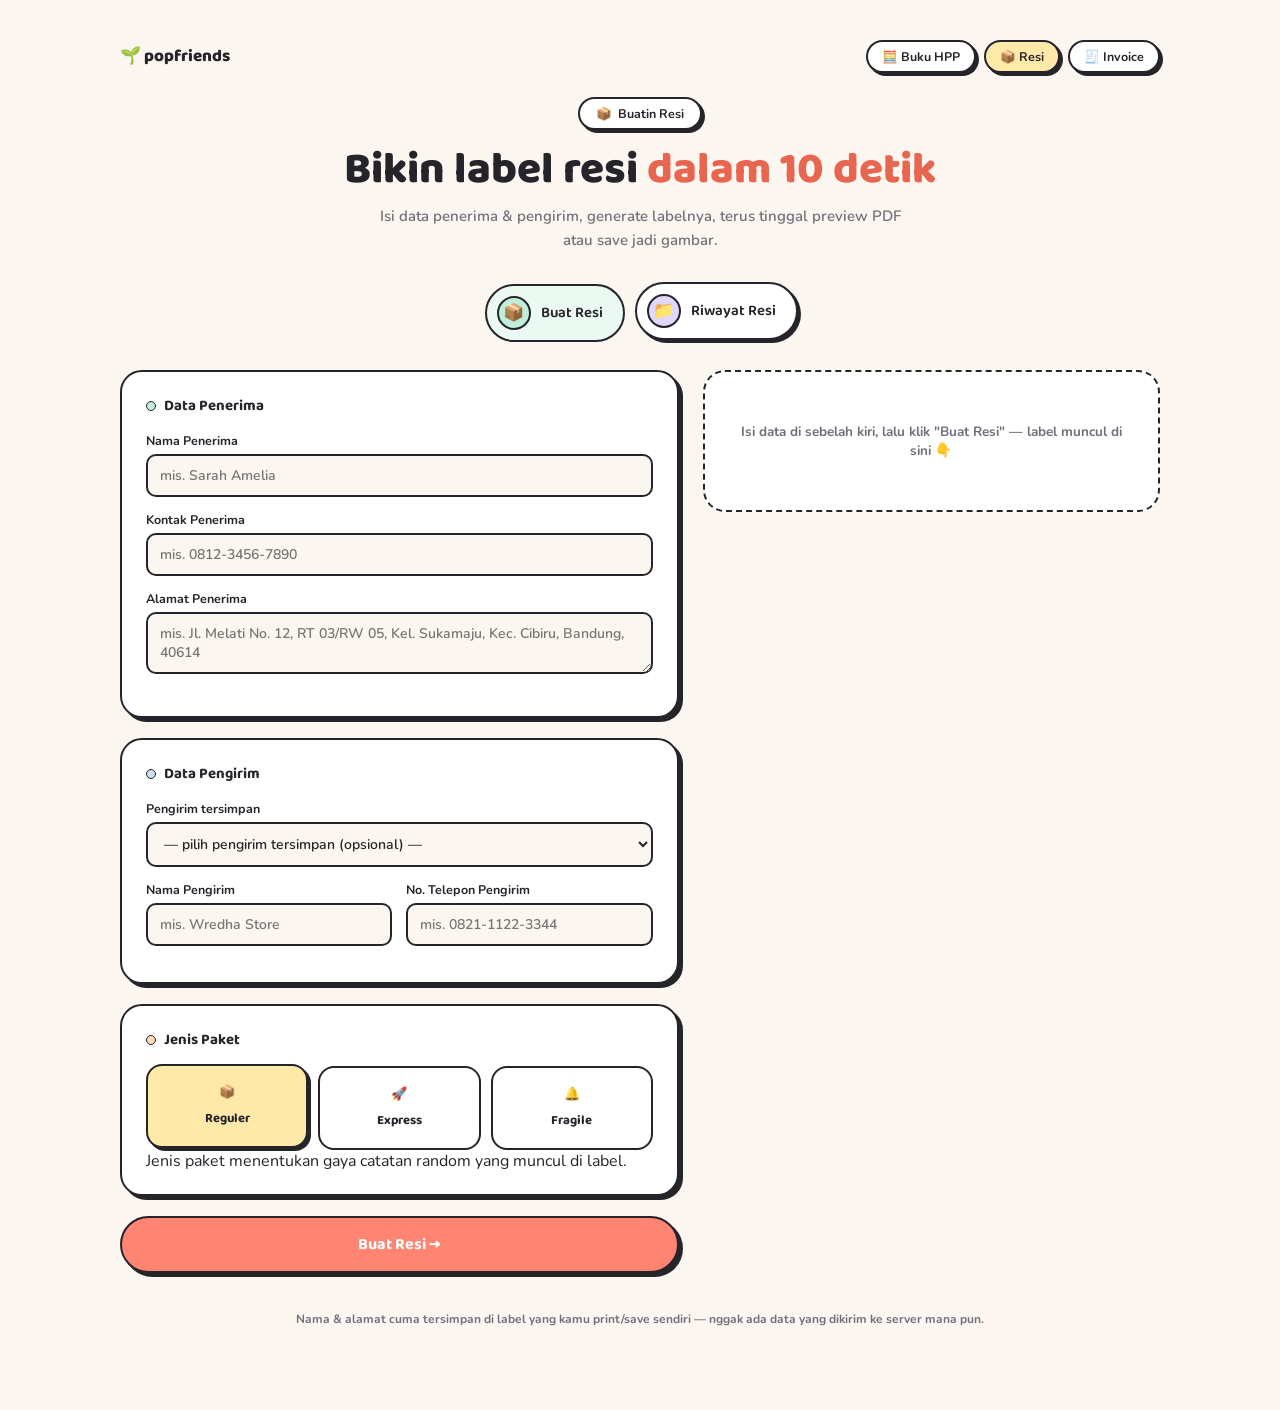
<file: resi/index.html>
<!DOCTYPE html>
<html lang="id">
<head>
<meta charset="UTF-8">
<meta name="viewport" content="width=device-width, initial-scale=1.0">
<title>Buatin Resi — Generator Resi/Alamat Paket</title>
<link rel="preconnect" href="https://fonts.googleapis.com">
<link href="https://fonts.googleapis.com/css2?family=Baloo+2:wght@500;600;700;800&family=Nunito:wght@400;500;600;700;800&family=IBM+Plex+Mono:wght@500&display=swap" rel="stylesheet">
<link rel="stylesheet" href="../shared/theme.css">
<link rel="stylesheet" href="resi.css">
</head>
<body>

<div class="wrap">
  <nav class="pf-nav">
    <a href="../" class="brand">🌱 popfriends</a>
    <div class="links">
      <a href="../hpp/">🧮 Buku HPP</a>
      <a href="../resi/" class="active">📦 Resi</a>
      <a href="../invoice/">🧾 Invoice</a>
    </div>
  </nav>

  <header class="top">
    <div class="badge">📦 &nbsp;Buatin Resi</div>
    <h1>Bikin label resi <span class="pop">dalam 10 detik</span></h1>
    <p>Isi data penerima &amp; pengirim, generate labelnya, terus tinggal preview PDF atau save jadi gambar.</p>
  </header>

  <nav class="pill-nav">
    <button class="pill-btn active" data-c="mint" data-tab="buat" onclick="app.showTab('tab-buat', this)">
      <span class="icon">📦</span> Buat Resi
    </button>
    <button class="pill-btn" data-c="lilac" data-tab="riwayat" onclick="app.showTab('tab-riwayat', this)">
      <span class="icon">📁</span> Riwayat Resi
    </button>
  </nav>

  <!-- ============ TAB: BUAT RESI ============ -->
  <section class="tab-page active" id="tab-buat">
    <div class="grid-2col">
      <div>
        <div class="card">
          <h3><span class="dot" style="background:var(--mint)"></span>Data Penerima</h3>
          <div class="field">
            <label>Nama Penerima</label>
            <input type="text" id="rn-nama" placeholder="mis. Sarah Amelia">
          </div>
          <div class="field">
            <label>Kontak Penerima</label>
            <input type="text" id="rn-kontak" placeholder="mis. 0812-3456-7890">
          </div>
          <div class="field">
            <label>Alamat Penerima</label>
            <textarea id="rn-alamat" placeholder="mis. Jl. Melati No. 12, RT 03/RW 05, Kel. Sukamaju, Kec. Cibiru, Bandung, 40614"></textarea>
          </div>
        </div>

        <div class="card">
          <h3><span class="dot" style="background:var(--sky)"></span>Data Pengirim</h3>
          <div class="field">
            <label>Pengirim tersimpan</label>
            <select id="rn-pengirim-tersimpan" onchange="app.pilihPengirimTersimpan(this.value)">
              <option value="">— pilih pengirim tersimpan (opsional) —</option>
            </select>
          </div>
          <div class="two-col">
            <div class="field">
              <label>Nama Pengirim</label>
              <input type="text" id="rn-nama-kirim" placeholder="mis. Wredha Store">
            </div>
            <div class="field">
              <label>No. Telepon Pengirim</label>
              <input type="text" id="rn-telp-kirim" placeholder="mis. 0821-1122-3344">
            </div>
          </div>
        </div>

        <div class="card">
          <h3><span class="dot" style="background:var(--peach)"></span>Jenis Paket</h3>
          <div class="package-options">
            <label class="package-opt">
              <input type="radio" name="package-type" value="reguler" checked>
              <span class="opt-box">📦<br>Reguler</span>
            </label>
            <label class="package-opt">
              <input type="radio" name="package-type" value="express">
              <span class="opt-box">🚀<br>Express</span>
            </label>
            <label class="package-opt">
              <input type="radio" name="package-type" value="fragile">
              <span class="opt-box">🔔<br>Fragile</span>
            </label>
          </div>
          <div class="ing-caption">Jenis paket menentukan gaya catatan random yang muncul di label.</div>
        </div>

        <button class="btn-primary" onclick="app.buatDariForm()">Buat Resi →</button>
      </div>

      <div class="preview-wrap">
        <div class="preview-placeholder" id="resi-placeholder">
          Isi data di sebelah kiri, lalu klik "Buat Resi" — label muncul di sini 👇
        </div>

        <div class="preview-box resi-label" id="resi-label">
          <div class="resi-head">
            <span class="brand">📦 Buatin Resi</span>
            <div style="text-align:right;">
              <div class="idnum" id="resi-idnum">#RESI-000000</div>
              <span class="package-badge" id="resi-badge">📦 Reguler</span>
            </div>
          </div>
          <div class="resi-body">
            <div class="resi-section penerima">
              <span class="tag">Kepada</span>
              <p class="resi-name" id="out-nama">-</p>
              <p class="resi-line" id="out-kontak">-</p>
              <p class="resi-line muted" id="out-alamat">-</p>
            </div>
            <div class="resi-section pengirim">
              <span class="tag">Dari</span>
              <p class="resi-name" id="out-nama-kirim" style="font-size:16px;">-</p>
              <p class="resi-line muted" id="out-telp-kirim">-</p>
            </div>
            <div class="resi-note">
              <span class="emoji" id="resi-note-emoji">📦</span>
              <span id="resi-note-text">Catatan bakal muncul di sini.</span>
            </div>
          </div>
          <div class="resi-foot">
            <span id="resi-tanggal">-</span>
            <span>Dibuat via Buatin Resi</span>
          </div>
        </div>

        <div class="action-row" id="action-row" style="display:none;">
          <button class="action-btn" onclick="app.previewPDF()">📄 Preview PDF</button>
          <button class="action-btn" onclick="app.saveAsImage()">💾 Save Gambar</button>
          <button class="action-btn" onclick="app.acakCatatan()">🎲 Acak Catatan</button>
        </div>
      </div>
    </div>
  </section>

  <!-- ============ TAB: RIWAYAT RESI ============ -->
  <section class="tab-page" id="tab-riwayat">
    <div class="sector-intro">
      <div class="big-icon" style="background:var(--lilac)">📁</div>
      <div>
        <h2>Riwayat Resi</h2>
        <div class="meta">Semua resi yang pernah dibuat tersimpan di browser ini.</div>
      </div>
    </div>
    <div class="card">
      <div id="history-table"></div>
    </div>
  </section>

  <footer class="pf-footer">
    Nama &amp; alamat cuma tersimpan di label yang kamu print/save sendiri — nggak ada data yang dikirim ke server mana pun.
  </footer>
</div>

<div class="pf-toast" id="pf-toast"></div>

<script src="../shared/utils.js"></script>
<script src="resi.js"></script>
</body>
</html>
</file>
<file: shared/theme.css>
/* =========================================================
   POPFRIENDS — SHARED THEME
   Dipakai bersama oleh semua proyek (HPP, Resi, Invoice, Profil).
   Ubah di sini = konsisten di mana-mana.
   ========================================================= */

:root{
  --bg:#FBF7F0;
  --ink:#26242B;
  --ink-soft:#726F7A;
  --line:#26242B;

  --peach:#FFD9B8;
  --peach-soft:#FFF1E2;
  --mint:#BFEFDA;
  --mint-soft:#EAFAF3;
  --sky:#C9DFFC;
  --sky-soft:#EAF3FF;
  --lilac:#E1D6FB;
  --lilac-soft:#F3EEFF;
  --coral:#FF8471;
  --coral-dark:#E8654F;
  --yellow:#FFE9A8;
  --white:#FFFFFF;

  --r-lg:22px;
  --r-md:16px;
  --r-sm:10px;

  --shadow: 4px 4px 0 var(--line);
  --shadow-sm: 3px 3px 0 var(--line);
}

*{ box-sizing:border-box; }
html,body{
  margin:0; padding:0;
  background:var(--bg);
  color:var(--ink);
  font-family:'Nunito', sans-serif;
}
h1,h2,h3{ font-family:'Baloo 2', sans-serif; }

.wrap{ max-width:1080px; margin:0 auto; padding:40px 20px 80px; }

/* ---------- top nav (shared across projects) ---------- */
.pf-nav{
  display:flex; align-items:center; justify-content:space-between;
  padding:0 0 24px;
}
.pf-nav .brand{
  font-family:'Baloo 2',sans-serif; font-weight:800; font-size:17px;
  text-decoration:none; color:var(--ink); display:flex; align-items:center; gap:6px;
}
.pf-nav .links{ display:flex; gap:8px; flex-wrap:wrap; }
.pf-nav .links a{
  text-decoration:none; color:var(--ink); font-weight:700; font-size:12.5px;
  background:var(--white); border:2px solid var(--line); border-radius:999px;
  padding:6px 14px; box-shadow:var(--shadow-sm); transition:transform .1s;
}
.pf-nav .links a:hover{ transform:translateY(-2px); }
.pf-nav .links a.active{ background:var(--yellow); }

/* ---------- header ---------- */
header.top{ text-align:center; margin-bottom:30px; }
header.top .badge{
  display:inline-flex; align-items:center; gap:8px;
  background:var(--white); border:2.5px solid var(--line); border-radius:999px;
  padding:6px 16px; font-weight:700; font-size:12.5px; box-shadow:var(--shadow-sm);
  margin-bottom:16px;
}
header.top h1{ font-size:clamp(30px,5vw,44px); font-weight:800; margin:0 0 10px; line-height:1.1; }
header.top h1 .pop{ color:var(--coral-dark); }
header.top p{ max-width:540px; margin:0 auto; color:var(--ink-soft); font-size:15px; font-weight:600; line-height:1.6; }

/* ---------- layout grid ---------- */
.grid-2col{ display:grid; grid-template-columns:1.1fr 0.9fr; gap:24px; align-items:start; }
@media (max-width:940px){ .grid-2col{ grid-template-columns:1fr; } }

/* ---------- card ---------- */
.card{
  background:var(--white); border:2.5px solid var(--line); border-radius:var(--r-lg);
  box-shadow:var(--shadow); padding:22px 24px; margin-bottom:20px;
}
.card h3{ margin:0 0 14px; font-size:15px; font-weight:700; display:flex; align-items:center; gap:8px; }
.card h3 .dot{ width:10px; height:10px; border-radius:50%; border:1.5px solid var(--line); }

/* ---------- form fields ---------- */
.field{ margin-bottom:14px; }
.field label{ display:block; font-size:12.5px; font-weight:700; margin-bottom:5px; color:var(--ink); }
.field input, .field textarea, .field select{
  width:100%; font-family:'Nunito',sans-serif; font-weight:600; font-size:14px;
  padding:10px 12px; border:2px solid var(--line); border-radius:var(--r-sm);
  background:var(--bg); color:var(--ink); outline:none; resize:vertical;
}
.field input:focus, .field textarea:focus{ background:var(--white); box-shadow:2px 2px 0 var(--line); }
.two-col{ display:grid; grid-template-columns:1fr 1fr; gap:14px; }
@media (max-width:500px){ .two-col{ grid-template-columns:1fr; } }

/* ---------- buttons ---------- */
.btn-primary{
  display:block; width:100%; background:var(--coral); color:var(--white);
  border:2.5px solid var(--line); border-radius:999px;
  font-family:'Baloo 2', sans-serif; font-weight:700; font-size:16px; padding:14px;
  cursor:pointer; box-shadow:var(--shadow); transition: transform .08s, box-shadow .08s;
}
.btn-primary:hover{ background:var(--coral-dark); }
.btn-primary:active{ transform:translate(3px,3px); box-shadow:none; }

.btn-dashed{
  background:var(--mint-soft); border:2px dashed var(--line); border-radius:999px;
  font-family:'Baloo 2', sans-serif; font-weight:600; font-size:12.5px; padding:7px 16px;
  cursor:pointer; color:var(--ink);
}
.btn-dashed:hover{ background:var(--mint); }

.action-row{ display:flex; gap:10px; margin-top:16px; flex-wrap:wrap; }
.action-btn{
  flex:1; min-width:130px;
  display:flex; align-items:center; justify-content:center; gap:6px;
  background:var(--white); color:var(--ink); border:2.5px solid var(--line);
  border-radius:999px; font-family:'Baloo 2', sans-serif; font-weight:700; font-size:13.5px;
  padding:11px; cursor:pointer; box-shadow:var(--shadow-sm);
}
.action-btn:hover{ background:var(--mint-soft); }
.action-btn:active{ transform:translate(2px,2px); box-shadow:none; }

/* ---------- placeholder / preview shell ---------- */
.preview-wrap{ position:sticky; top:20px; }
.preview-placeholder{
  background:var(--white); border:2.5px dashed var(--line); border-radius:var(--r-lg);
  padding:50px 24px; text-align:center; font-weight:700; color:var(--ink-soft); font-size:13.5px;
}
.preview-box{
  display:none;
  background:var(--white); border:3px solid var(--line); border-radius:var(--r-lg);
  box-shadow:var(--shadow); overflow:hidden;
}
.preview-box.show{ display:block; animation:pfFadeUp .3s ease; }
@keyframes pfFadeUp{ from{opacity:0; transform:translateY(8px);} to{opacity:1; transform:translateY(0);} }

/* ---------- toast ---------- */
.pf-toast{
  position:fixed; left:50%; bottom:26px; transform:translate(-50%,20px);
  background:var(--ink); color:var(--white); font-family:'Baloo 2',sans-serif; font-weight:700; font-size:14px;
  padding:12px 22px; border-radius:999px; box-shadow:0 6px 20px rgba(0,0,0,.25);
  opacity:0; pointer-events:none; transition:all .25s ease; z-index:999;
}
.pf-toast.show{ opacity:1; transform:translate(-50%,0); }

/* ---------- footer ---------- */
footer.pf-footer{
  max-width:1080px; margin:36px auto 0; padding:0 20px;
  color:var(--ink-soft); font-size:12px; font-weight:700; text-align:center; line-height:1.7;
}

/* ---------- sector nav pills (HPP) ---------- */
.pill-nav{ display:flex; justify-content:center; gap:12px; margin:26px 0 30px; flex-wrap:wrap; }
.pill-btn{
  display:flex; align-items:center; gap:10px;
  background:var(--white); border:2.5px solid var(--line); border-radius:999px;
  padding:10px 20px 10px 10px; cursor:pointer;
  font-family:'Baloo 2', sans-serif; font-weight:600; font-size:15px; color:var(--ink);
  box-shadow:var(--shadow-sm); transition: transform .12s, box-shadow .12s;
}
.pill-btn .icon{
  width:34px; height:34px; border-radius:50%; border:2px solid var(--line);
  display:flex; align-items:center; justify-content:center; font-size:17px;
}
.pill-btn:hover{ transform:translateY(-2px); }
.pill-btn.active{ transform:translate(2px,2px); box-shadow:none; }
.pill-btn[data-c="peach"] .icon{ background:var(--peach); }
.pill-btn[data-c="mint"] .icon{ background:var(--mint); }
.pill-btn[data-c="sky"] .icon{ background:var(--sky); }
.pill-btn[data-c="lilac"] .icon{ background:var(--lilac); }
.pill-btn[data-c="peach"].active{ background:var(--peach-soft); }
.pill-btn[data-c="mint"].active{ background:var(--mint-soft); }
.pill-btn[data-c="sky"].active{ background:var(--sky-soft); }
.pill-btn[data-c="lilac"].active{ background:var(--lilac-soft); }

/* ---------- tab page switching ---------- */
.tab-page{ display:none; }
.tab-page.active{ display:block; animation:pfFadeUp .3s ease; }

/* ---------- result tag (price-tag style) ---------- */
.tag-area{ display:flex; justify-content:center; margin:8px 0 20px; min-height:190px; align-items:center; }
.result-tag{
  position:relative; background:var(--yellow); border:3px solid var(--line); border-radius:var(--r-md);
  padding:20px 26px 18px; text-align:center; transform:rotate(-4deg) scale(0.5); opacity:0; box-shadow:var(--shadow);
}
.result-tag::before{
  content:""; position:absolute; top:-11px; left:22px; width:16px; height:16px;
  background:var(--bg); border:3px solid var(--line); border-radius:50%;
}
.result-tag.show{ animation:pfTagPop .45s cubic-bezier(.25,1.6,.4,1) forwards; }
@keyframes pfTagPop{
  0%{ opacity:0; transform:rotate(-4deg) scale(0.4); }
  60%{ opacity:1; transform:rotate(-4deg) scale(1.06); }
  100%{ opacity:1; transform:rotate(-4deg) scale(1); }
}
.result-tag .label{ font-size:11px; font-weight:800; text-transform:uppercase; letter-spacing:.06em; color:var(--ink-soft); }
.result-tag .value{ font-family:'Baloo 2',sans-serif; font-size:28px; font-weight:800; margin:4px 0; white-space:nowrap; color:var(--ink); }
.result-tag .sub{ font-size:11.5px; font-weight:700; color:var(--ink-soft); }

/* ---------- summary card (ledger-style breakdown) ---------- */
.summary-card{
  background:var(--white); border:2.5px solid var(--line); border-radius:var(--r-lg);
  padding:16px 20px; box-shadow:var(--shadow); font-size:13px; font-weight:700; margin-bottom:20px;
}
.summary-card .row{ display:flex; justify-content:space-between; padding:6px 0; border-bottom:2px dotted #E4DCC9; }
.summary-card .row.total{ border-bottom:none; border-top:2.5px solid var(--line); margin-top:4px; padding-top:10px; font-size:14.5px; }
.summary-card .neg{ color:var(--coral-dark); }

/* ---------- suggestion box (mint) ---------- */
.suggest-card{
  background:var(--mint-soft); border:2.5px solid var(--line); border-radius:var(--r-lg);
  padding:18px 20px; box-shadow:var(--shadow);
}
.suggest-card h4{ margin:0 0 10px; font-family:'Baloo 2',sans-serif; font-size:14px; font-weight:700; }
.suggest-card .field .rp-wrap{ width:95px; }
.suggest-result{ font-family:'Baloo 2',sans-serif; font-size:22px; font-weight:800; color:#1E7A57; margin-top:8px; }
.suggest-benchmark{ margin-top:10px; font-size:11.5px; font-weight:600; color:var(--ink-soft); line-height:1.5; }

/* ---------- rp-input with prefix ---------- */
.rp-wrap{ position:relative; }
.rp-wrap span.prefix{
  position:absolute; left:12px; top:50%; transform:translateY(-50%);
  font-size:12px; font-weight:700; color:var(--ink-soft);
}
.rp-wrap input{ padding-left:30px !important; text-align:right; }
.row-inline{ display:flex; align-items:center; gap:12px; padding:8px 0; }
.row-inline label{ flex:1; font-size:13.5px; font-weight:700; color:var(--ink); }
.row-inline .hint{ display:block; font-size:11px; font-weight:600; color:var(--ink-soft); margin-top:1px; }
.row-inline .rp-wrap{ width:150px; flex-shrink:0; }

/* ---------- history table ---------- */
.hist-table{ width:100%; border-collapse:collapse; font-size:12.5px; }
.hist-table th{ text-align:left; padding:9px 8px; border-bottom:2.5px solid var(--line); font-family:'Baloo 2',sans-serif; }
.hist-table td{ padding:9px 8px; border-bottom:1.5px dotted #E4DCC9; font-weight:600; }
.hist-empty{ text-align:center; padding:26px 10px; font-weight:700; color:var(--ink-soft); }
.hist-actions{ display:flex; gap:10px; flex-wrap:wrap; margin-bottom:16px; }
.file-btn{
  display:inline-flex; align-items:center; gap:6px; cursor:pointer;
  background:var(--ink); color:var(--white); border:2.5px solid var(--line);
  border-radius:999px; font-family:'Baloo 2',sans-serif; font-weight:700;
  font-size:13px; padding:9px 18px; box-shadow:var(--shadow-sm);
}
.file-btn.danger{ background:var(--coral-dark); }
</file>
<file: hpp/hpp.css>
/* =========================================================
   HPP — styles khusus (di luar komponen shared/theme.css)
   ========================================================= */

/* ---------- sector intro header ---------- */
.sector-intro{ display:flex; align-items:center; gap:16px; margin-bottom:20px; }
.sector-intro .big-icon{
  width:58px; height:58px; border-radius:50%; border:2.5px solid var(--line);
  display:flex; align-items:center; justify-content:center; font-size:28px; flex-shrink:0;
}
.sector-intro h2{ margin:0 0 2px; font-size:24px; font-weight:700; }
.sector-intro .meta{ font-size:13px; color:var(--ink-soft); font-weight:700; }
.formula-chip{
  display:inline-block; margin-top:8px; background:var(--white); border:2px dashed var(--line);
  border-radius:999px; padding:6px 14px; font-size:12.5px; font-weight:700; color:var(--ink-soft);
}

/* ---------- ingredient rows (Kuliner sector) ---------- */
.ing-caption{ font-size:11.5px; font-weight:600; color:var(--ink-soft); font-style:italic; margin-bottom:10px; }
.ing-row{
  display:grid; grid-template-columns: repeat(auto-fit, minmax(118px,1fr));
  gap:10px 14px; padding:14px 0; border-bottom:1.5px dashed var(--line);
  align-items:end; border-radius:10px;
}
.ing-row.mismatch{ outline:2px solid var(--coral-dark); padding-left:8px; padding-right:8px; }
.ing-field{ min-width:0; }
.ing-field.full{ grid-column:1/-1; }
.ing-mlabel{
  display:block; font-size:10px; font-weight:800; text-transform:uppercase; letter-spacing:.03em;
  color:var(--ink-soft); margin-bottom:4px;
}
.ing-row input{
  width:100%; font-family:'Nunito',sans-serif; font-weight:600; font-size:13.5px;
  padding:9px 9px; border:2px solid var(--line); border-radius:8px;
  background:var(--bg); color:var(--ink); text-align:left; outline:none;
}
.ing-row input:focus{ background:var(--white); }
.qty-unit{ display:flex; gap:6px; }
.qty-unit input{ flex:1; min-width:0; }
.qty-unit select{
  flex:0 0 auto; width:78px; font-family:'Nunito',sans-serif; font-weight:700; font-size:12px;
  padding:8px 4px; border:2px solid var(--line); border-radius:8px; background:var(--white); color:var(--ink);
}
.ing-row .rm{
  grid-column:1/-1; text-align:right; cursor:pointer; font-weight:700; font-size:12.5px;
  color:var(--coral-dark); opacity:.8;
}
.ing-row .rm:hover{ opacity:1; }
.unit-warning{ grid-column:1/-1; font-size:11.5px; font-weight:700; color:var(--coral-dark); display:none; }

/* ---------- google sheets panel ---------- */
.sheets-panel{
  background:var(--lilac-soft); border:2.5px solid var(--line); border-radius:var(--r-lg);
  box-shadow:var(--shadow); padding:18px 22px; margin:28px 0;
}
.sheets-head{ display:flex; align-items:center; gap:10px; margin-bottom:10px; }
.sheets-head .ic{
  width:36px; height:36px; border-radius:50%; background:var(--lilac);
  border:2px solid var(--line); display:flex; align-items:center; justify-content:center; font-size:17px;
}
.sheets-head h3{ margin:0; font-size:16px; font-weight:700; }
.sheets-row{ display:flex; gap:10px; align-items:center; flex-wrap:wrap; }
.sheets-row input[type=text]{
  flex:1; min-width:220px; font-family:'IBM Plex Mono', monospace; font-size:12.5px;
  padding:10px 12px; border:2px solid var(--line); border-radius:var(--r-sm); background:var(--white); color:var(--ink);
}
.mini-btn{
  background:var(--ink); color:var(--white); border:2.5px solid var(--line);
  border-radius:999px; font-family:'Baloo 2',sans-serif; font-weight:700;
  font-size:13px; padding:9px 18px; cursor:pointer; box-shadow:var(--shadow-sm);
}
.mini-btn:active{ transform:translate(2px,2px); box-shadow:none; }
.sheet-status{ font-size:12px; font-weight:800; white-space:nowrap; color:var(--coral-dark); }

.nama-row{ margin-top:12px; display:flex; align-items:center; gap:10px; flex-wrap:wrap; }
.nama-row label{ font-size:13px; font-weight:700; color:var(--ink-soft); }
.nama-row input{
  font-family:'Nunito',sans-serif; font-weight:700; font-size:13.5px;
  padding:8px 12px; border:2px solid var(--line); border-radius:var(--r-sm); background:var(--white); min-width:200px;
}

.link-toggle{
  background:none; border:none; margin-top:12px;
  font-family:'Baloo 2',sans-serif; font-weight:600; font-size:13px;
  color:var(--ink-soft); text-decoration:underline; cursor:pointer; padding:0;
}
.guide{ margin-top:14px; padding-top:14px; border-top:2px dashed var(--line); font-size:13.5px; line-height:1.7; font-weight:600; color:var(--ink); }
.guide ol{ padding-left:20px; margin:0 0 12px; }
.guide code{
  background:var(--white); border:1.5px solid var(--line); border-radius:6px;
  padding:1px 6px; font-family:'IBM Plex Mono',monospace; font-size:12px;
}
.code-box{
  background:#1E1B27; color:#EFE9FF; border:2.5px solid var(--line);
  border-radius:var(--r-md); padding:14px 16px; position:relative; max-height:220px; overflow:auto;
}
.code-box pre{ margin:0; font-family:'IBM Plex Mono',monospace; font-size:11.5px; line-height:1.6; white-space:pre-wrap; word-break:break-word; }
.copy-btn{
  position:sticky; top:0; float:right;
  background:var(--yellow); border:2px solid var(--line); border-radius:999px;
  font-family:'Baloo 2',sans-serif; font-weight:700; font-size:11.5px; padding:6px 12px; cursor:pointer; margin-bottom:8px;
}

.save-btn{
  display:flex; align-items:center; justify-content:center; gap:8px; width:100%; margin-top:10px;
  background:var(--white); color:var(--ink); border:2.5px dashed var(--line);
  border-radius:999px; font-family:'Baloo 2', sans-serif; font-weight:700; font-size:14.5px; padding:11px; cursor:pointer;
}
.save-btn:hover{ background:var(--lilac-soft); }
.save-btn:active{ transform:translate(2px,2px); }
</file>
<file: invoice/invoice.css>
/* =========================================================
   INVOICE — styles khusus (di luar komponen shared/theme.css)
   ========================================================= */

.item-row{
  display:grid; grid-template-columns: 1.6fr .7fr .9fr 24px;
  gap:8px; align-items:end; padding:10px 0; border-bottom:1.5px dashed #E4DCC9;
}
@media (max-width:600px){
  .item-row{ grid-template-columns:1fr 1fr; }
  .item-row .full{ grid-column:1/-1; }
}
.item-row label{ display:block; font-size:10px; font-weight:800; text-transform:uppercase; color:var(--ink-soft); margin-bottom:3px; }
.item-row input{
  width:100%; font-family:'Nunito',sans-serif; font-weight:600; font-size:13px;
  padding:8px 9px; border:2px solid var(--line); border-radius:8px; background:var(--bg);
}
.item-row .rm{ cursor:pointer; text-align:center; color:var(--coral-dark); font-weight:700; opacity:.75; align-self:center; }
.item-row .rm:hover{ opacity:1; }
@media (max-width:600px){ .item-row .rm{ grid-column:1/-1; text-align:right; } }

.inv-head{
  background:var(--ink); color:var(--white); padding:22px 24px;
  display:flex; justify-content:space-between; align-items:flex-start; gap:12px;
}
.inv-head .brand{ font-family:'Baloo 2',sans-serif; font-weight:800; font-size:20px; }
.inv-head .brand-sub{ font-size:11px; opacity:.8; font-weight:600; margin-top:2px; }
.inv-head .meta{ text-align:right; }
.inv-head .meta .num{ font-family:'IBM Plex Mono',monospace; font-size:12.5px; font-weight:700; }
.inv-head .meta .status{
  display:inline-block; margin-top:6px; color:var(--ink);
  font-family:'Baloo 2',sans-serif; font-weight:700; font-size:11px; text-transform:uppercase;
  padding:3px 12px; border-radius:999px; border:2px solid var(--line); background:var(--yellow);
}

.inv-body{ padding:22px 24px; }
.inv-parties{ display:flex; justify-content:space-between; gap:20px; margin-bottom:20px; flex-wrap:wrap; }
.inv-party .tag{
  display:inline-block; font-family:'Baloo 2',sans-serif; font-weight:700; font-size:10.5px;
  text-transform:uppercase; letter-spacing:.04em; padding:2px 10px; border-radius:999px;
  border:2px solid var(--line); margin-bottom:6px;
}
.inv-party.from .tag{ background:var(--sky); }
.inv-party.to .tag{ background:var(--mint); }
.inv-party .name{ font-family:'Baloo 2',sans-serif; font-weight:700; font-size:16px; margin:0 0 3px; }
.inv-party .line{ font-size:12.5px; font-weight:600; color:var(--ink-soft); margin:1px 0; }

.inv-dates{
  display:flex; gap:24px; margin-bottom:18px; padding:12px 16px;
  background:var(--peach-soft); border:2px dashed var(--line); border-radius:var(--r-sm);
  font-size:12px; font-weight:700; flex-wrap:wrap;
}
.inv-dates div span{ display:block; color:var(--ink-soft); font-size:10px; text-transform:uppercase; margin-bottom:2px; }

table.inv-table{ width:100%; border-collapse:collapse; margin-bottom:14px; }
table.inv-table th{
  text-align:left; font-family:'Baloo 2',sans-serif; font-size:11px; text-transform:uppercase;
  letter-spacing:.03em; padding:8px 6px; border-bottom:2.5px solid var(--line); color:var(--ink-soft);
}
table.inv-table th.num, table.inv-table td.num{ text-align:right; }
table.inv-table td{ padding:9px 6px; font-size:13px; font-weight:600; border-bottom:1.5px dotted #E4DCC9; }

.inv-totals{ margin-left:auto; width:100%; max-width:260px; margin-top:6px; }
.inv-totals .row{ display:flex; justify-content:space-between; padding:5px 0; font-size:13px; font-weight:700; }
.inv-totals .row.grand{
  border-top:2.5px solid var(--line); margin-top:6px; padding-top:10px; font-size:17px;
  font-family:'Baloo 2',sans-serif; color:var(--coral-dark);
}

.inv-note{
  margin-top:18px; background:var(--lilac); border:2px solid var(--line); border-radius:var(--r-sm);
  padding:12px 16px; font-size:12.5px; font-weight:700;
}
.inv-payment{ margin-top:14px; font-size:12px; font-weight:600; color:var(--ink-soft); line-height:1.6; }
.inv-payment b{ color:var(--ink); }

.inv-foot{
  background:var(--bg); border-top:2px dashed var(--line); padding:12px 24px;
  text-align:center; font-family:'Baloo 2',sans-serif; font-weight:700; font-size:12.5px; color:var(--ink-soft);
}
</file>
<file: resi/resi.css>
/* =========================================================
   RESI — styles khusus (di luar komponen shared/theme.css)
   ========================================================= */

.resi-head{
  background:var(--ink); color:var(--white); padding:14px 20px;
  display:flex; align-items:center; justify-content:space-between;
}
.resi-head .brand{ font-family:'Baloo 2',sans-serif; font-weight:800; font-size:15px; }
.resi-head .idnum{ font-family:'IBM Plex Mono',monospace; font-size:11.5px; opacity:.85; }

.resi-body{ padding:20px 22px; }
.resi-section{ margin-bottom:16px; padding-bottom:16px; border-bottom:2px dashed #E4DCC9; }
.resi-section:last-of-type{ border-bottom:none; margin-bottom:0; padding-bottom:0; }
.resi-section .tag{
  display:inline-block; font-family:'Baloo 2',sans-serif; font-weight:700; font-size:11px;
  text-transform:uppercase; letter-spacing:.04em; padding:3px 10px; border-radius:999px;
  border:2px solid var(--line); margin-bottom:8px;
}
.resi-section.penerima .tag{ background:var(--mint); }
.resi-section.pengirim .tag{ background:var(--sky); }
.resi-name{ font-family:'Baloo 2',sans-serif; font-size:19px; font-weight:700; margin:0 0 4px; }
.resi-line{ font-size:13.5px; font-weight:600; color:var(--ink); margin:2px 0; line-height:1.5; }
.resi-line.muted{ color:var(--ink-soft); }

.resi-note{
  background:var(--yellow); border:2px solid var(--line); border-radius:var(--r-md);
  padding:12px 16px; font-size:13px; font-weight:700; margin-top:16px;
  display:flex; align-items:flex-start; gap:8px;
}
.resi-note .emoji{ font-size:17px; flex-shrink:0; }

.resi-foot{
  background:var(--bg); border-top:2px dashed var(--line);
  padding:10px 22px; font-family:'IBM Plex Mono',monospace; font-size:10.5px; color:var(--ink-soft);
  display:flex; justify-content:space-between;
}

/* ---------- jenis paket ---------- */
.package-options{ display:flex; gap:10px; flex-wrap:wrap; }
.package-opt{ flex:1; min-width:90px; cursor:pointer; }
.package-opt input{ position:absolute; opacity:0; pointer-events:none; }
.package-opt .opt-box{
  display:block; text-align:center; padding:14px 8px;
  border:2.5px solid var(--line); border-radius:var(--r-md); background:var(--white);
  font-family:'Baloo 2',sans-serif; font-weight:700; font-size:13px; line-height:2;
  transition: background .1s, transform .1s;
}
.package-opt input:checked + .opt-box{ background:var(--yellow); transform:translateY(-2px); box-shadow:var(--shadow-sm); }

/* ---------- badge jenis paket di label ---------- */
.package-badge{
  display:inline-block; margin-top:4px; font-family:'Baloo 2',sans-serif; font-weight:700;
  font-size:10.5px; color:var(--ink); padding:2px 10px; border-radius:999px; border:2px solid var(--line);
  background:var(--mint);
}
</file>
